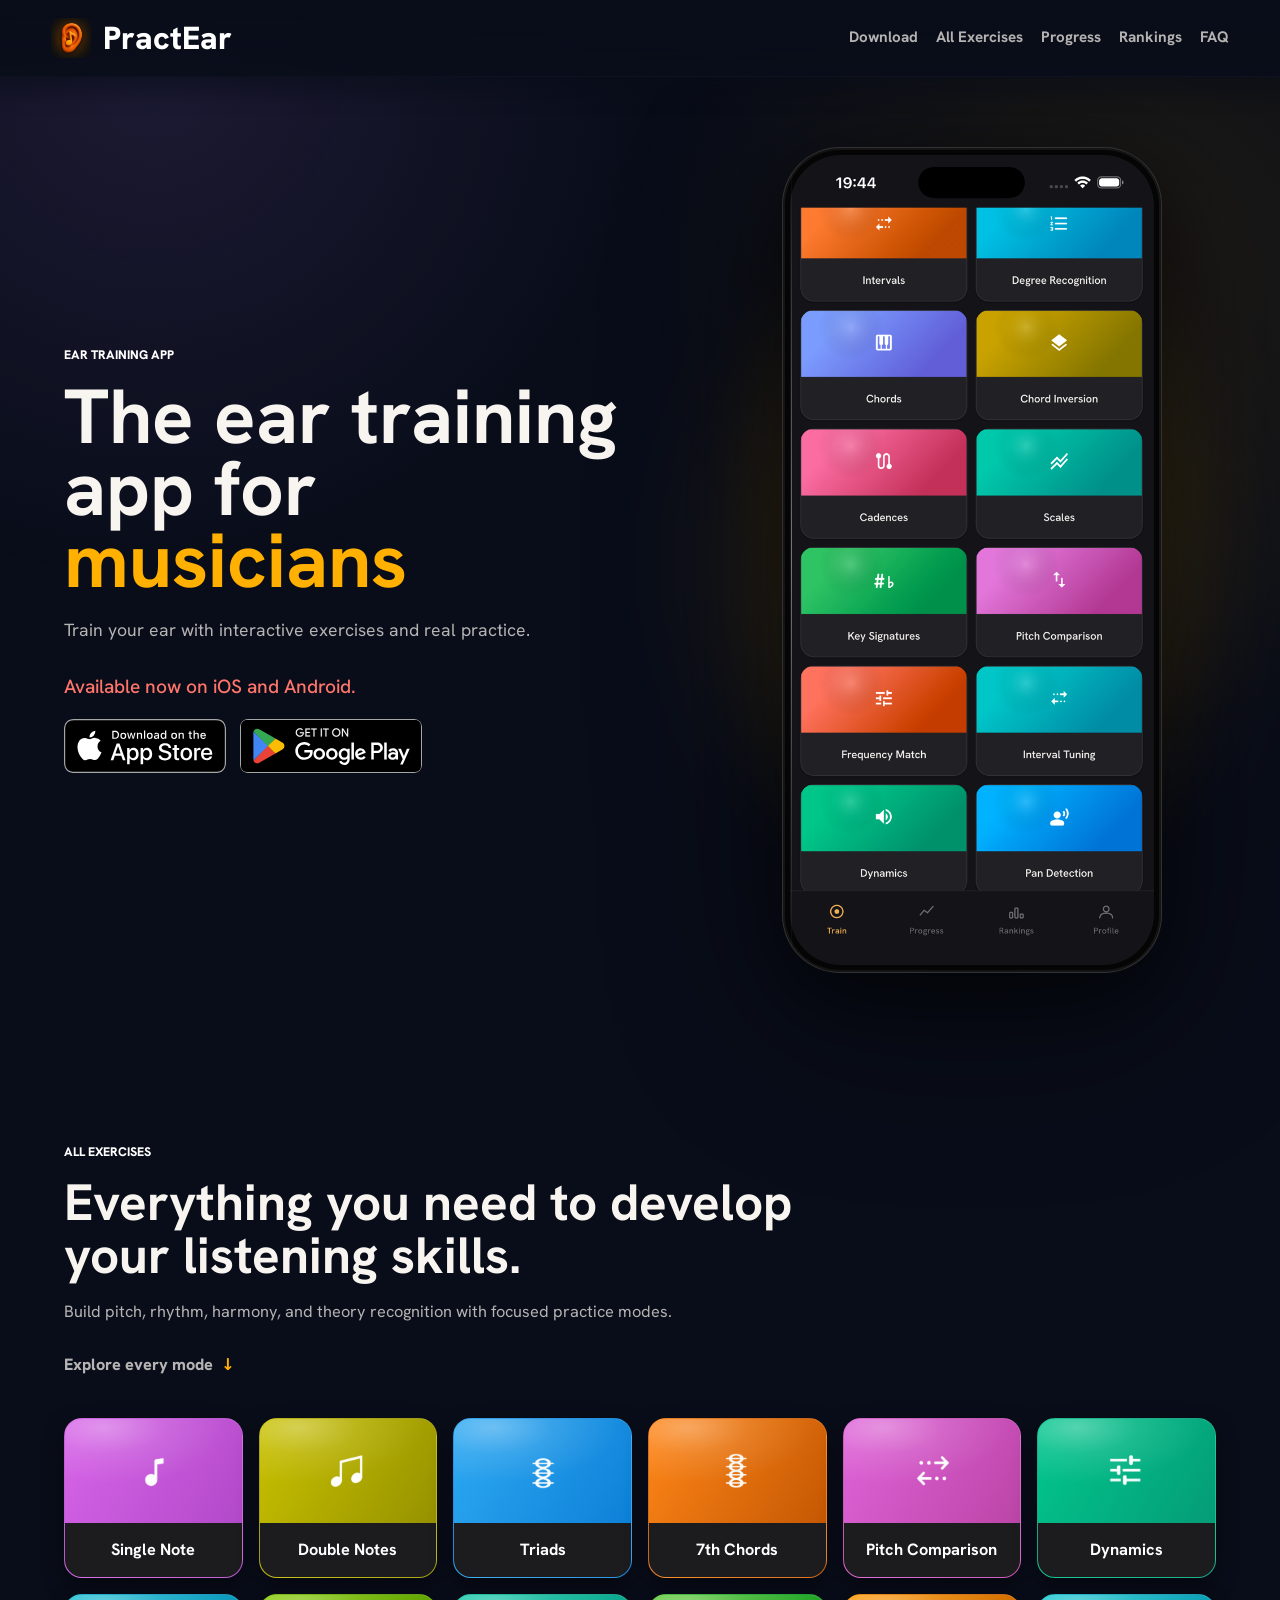
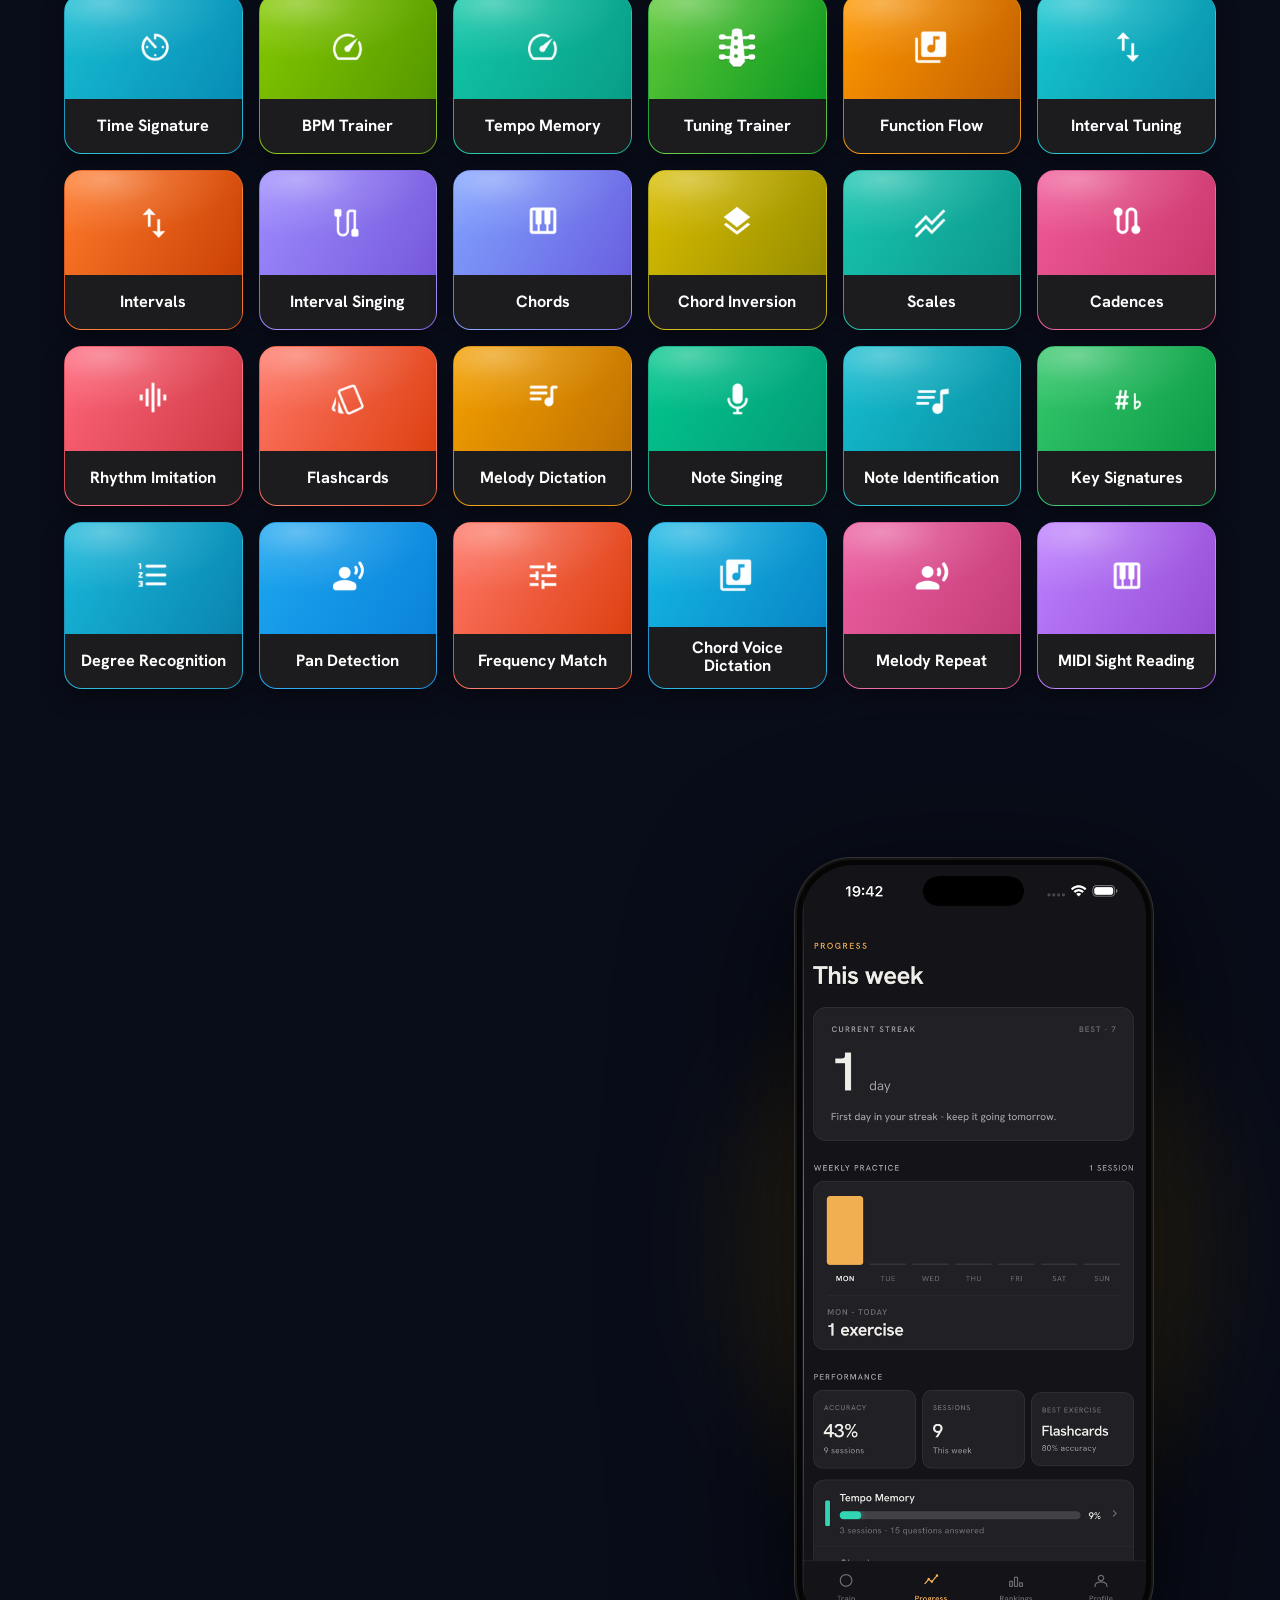
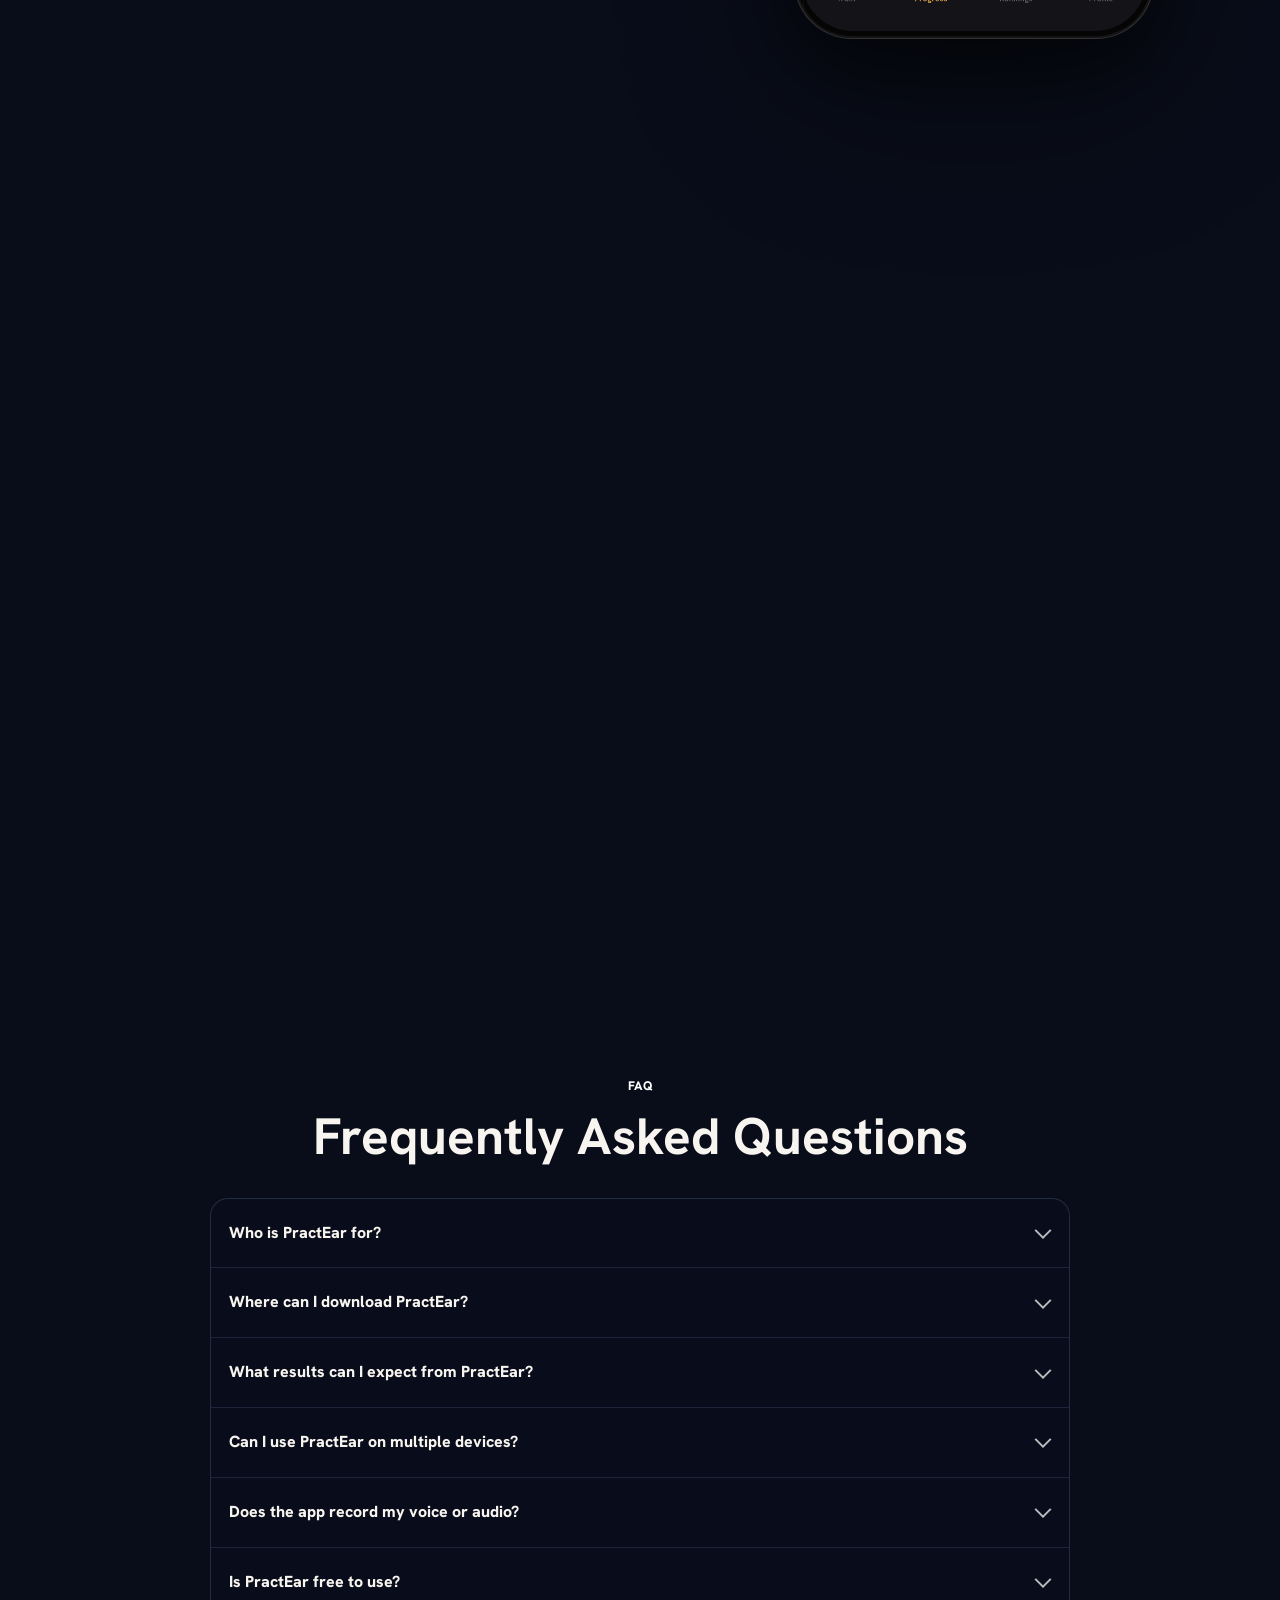
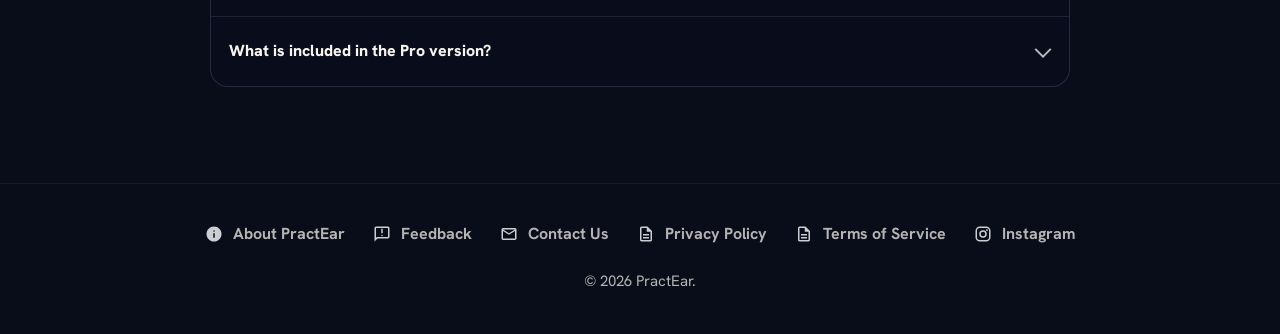
<file: index.html>
<!doctype html>
<html lang="en">
  <head>
    <meta charset="utf-8">
    <meta name="viewport" content="width=device-width, initial-scale=1">
    <meta
      name="description"
      content="PractEar is an ear training app for musicians with interactive exercises, progress tracking, and monthly rankings."
    >
    <meta name="theme-color" content="#090d19">
    <title>PractEar | Ear Training App for Musicians</title>
    <link rel="icon" href="assets/practear-logo.png">
    <link rel="apple-touch-icon" href="assets/practear-logo.png">
    <link rel="stylesheet" href="styles.css">
  </head>
  <body>
    <header class="site-header">
      <a class="brand" href="./" aria-label="PractEar home">
        <img src="assets/practear-logo.png" alt="" aria-hidden="true">
        <span>PractEar</span>
      </a>
      <nav class="nav-links" aria-label="Main navigation">
        <a href="#download">Download</a>
        <a href="#exercises">All Exercises</a>
        <a href="#progress">Progress</a>
        <a href="#leaderboard">Rankings</a>
        <a href="#faq">FAQ</a>
      </nav>
      <button class="menu-toggle" type="button" aria-label="Open menu" aria-expanded="false">
        <span></span>
        <span></span>
        <span></span>
      </button>
    </header>

    <div class="mobile-menu" hidden>
      <a href="#download">Download</a>
      <a href="#exercises">All Exercises</a>
      <a href="#progress">Progress</a>
      <a href="#leaderboard">Rankings</a>
      <a href="#faq">FAQ</a>
      <a href="about/">About</a>
      <a href="feedback/">Feedback</a>
    </div>

    <main>
      <section class="hero" id="download">
        <div class="hero-copy">
          <p class="eyebrow">Ear Training App</p>
          <h1>The ear training app for <span class="accent">musicians</span></h1>
          <p class="hero-lede">Train your ear with interactive exercises and real practice.</p>
          <p class="hero-download">Available now on iOS and Android.</p>
          <div class="hero-actions" aria-label="Store availability">
            <a class="store-link" href="https://apps.apple.com/us/app/practear-ear-training/id6780051605" target="_blank" rel="noopener noreferrer" aria-label="Download PractEar on the App Store">
              <img src="assets/app-store-badge.svg" alt="Download on the App Store">
            </a>
            <a class="store-link" href="https://play.google.com/store/apps/details?id=com.practear.app&pcampaignid=web_share" target="_blank" rel="noopener noreferrer" aria-label="Get PractEar on Google Play">
              <img src="assets/google-play-badge.svg" alt="Get it on Google Play">
            </a>
          </div>
        </div>
        <div class="hero-showcase" aria-hidden="true">
          <div class="phone-stage hero-phone-stage">
            <div class="phone-shell hero-phone-preview">
              <div class="phone-screen">
                <img class="phone-shot" src="assets/screen-exercises-1.png" alt="">
              </div>
            </div>
          </div>
        </div>
      </section>

      <section class="section" id="exercises">
        <div class="section-heading">
          <p class="eyebrow">All Exercises</p>
          <h2>Everything you need to develop your listening skills.</h2>
          <p>Build pitch, rhythm, harmony, and theory recognition with focused practice modes.</p>
          <p class="section-link">Explore every mode</p>
        </div>

        <div class="exercise-grid large" aria-label="PractEar exercise modes">
          <article class="exercise-card" style="--card-start: #d764e8; --card-end: #ad46c5"><img class="exercise-icon" src="assets/exercise-icons/single-note.png" alt=""><strong>Single Note</strong></article>
          <article class="exercise-card" style="--card-start: #c9c100; --card-end: #8f8c00"><img class="exercise-icon" src="assets/exercise-icons/double-notes.png" alt=""><strong>Double Notes</strong></article>
          <article class="exercise-card" style="--card-start: #2ea9f2; --card-end: #097bd4"><img class="exercise-icon" src="assets/exercise-icons/triads.png" alt=""><strong>Triads</strong></article>
          <article class="exercise-card" style="--card-start: #ff8618; --card-end: #bd5200"><img class="exercise-icon" src="assets/exercise-icons/seventh-chords.png" alt=""><strong>7th Chords</strong></article>
          <article class="exercise-card" style="--card-start: #df63d9; --card-end: #b741a0"><img class="exercise-icon" src="assets/exercise-icons/pitch-comparison.png" alt=""><strong>Pitch Comparison</strong></article>
          <article class="exercise-card" style="--card-start: #02c68d; --card-end: #059774"><img class="exercise-icon" src="assets/exercise-icons/dynamics.png" alt=""><strong>Dynamics</strong></article>
          <article class="exercise-card" style="--card-start: #18bdd2; --card-end: #0586b2"><img class="exercise-icon" src="assets/exercise-icons/time-signature.png" alt=""><strong>Time Signature</strong></article>
          <article class="exercise-card" style="--card-start: #84c900; --card-end: #4f9200"><img class="exercise-icon" src="assets/exercise-icons/bpm-trainer.png" alt=""><strong>BPM Trainer</strong></article>
          <article class="exercise-card" style="--card-start: #12c7a8; --card-end: #079882"><img class="exercise-icon" src="assets/exercise-icons/bpm-trainer.png" alt=""><strong>Tempo Memory</strong></article>
          <article class="exercise-card" style="--card-start: #5fc937; --card-end: #009220"><img class="exercise-icon raw-icon" src="assets/exercise-icons/tuning-trainer.png" alt=""><strong>Tuning Trainer</strong></article>
          <article class="exercise-card" style="--card-start: #ff9800; --card-end: #bb5900"><img class="exercise-icon" src="assets/exercise-icons/chord-voice-dictation.png" alt=""><strong>Function Flow</strong></article>
          <article class="exercise-card" style="--card-start: #16c6d0; --card-end: #078ca8"><img class="exercise-icon" src="assets/exercise-icons/intervals.png" alt=""><strong>Interval Tuning</strong></article>
          <article class="exercise-card" style="--card-start: #ff7a2b; --card-end: #c43a00"><img class="exercise-icon" src="assets/exercise-icons/intervals.png" alt=""><strong>Intervals</strong></article>
          <article class="exercise-card" style="--card-start: #9e8cff; --card-end: #7152d6"><img class="exercise-icon" src="assets/exercise-icons/interval-singing.png" alt=""><strong>Interval Singing</strong></article>
          <article class="exercise-card" style="--card-start: #80a3ff; --card-end: #6757dc"><img class="exercise-icon" src="assets/exercise-icons/chords.png" alt=""><strong>Chords</strong></article>
          <article class="exercise-card" style="--card-start: #d9bd00; --card-end: #8e8700"><img class="exercise-icon" src="assets/exercise-icons/chord-inversion.png" alt=""><strong>Chord Inversion</strong></article>
          <article class="exercise-card" style="--card-start: #18c5af; --card-end: #0b9188"><img class="exercise-icon" src="assets/exercise-icons/scales.png" alt=""><strong>Scales</strong></article>
          <article class="exercise-card" style="--card-start: #f15b98; --card-end: #c33367"><img class="exercise-icon" src="assets/exercise-icons/cadences.png" alt=""><strong>Cadences</strong></article>
          <article class="exercise-card" style="--card-start: #ff667b; --card-end: #c9343d"><img class="exercise-icon" src="assets/exercise-icons/rhythm-imitation.png" alt=""><strong>Rhythm Imitation</strong></article>
          <article class="exercise-card" style="--card-start: #ff7668; --card-end: #d93a05"><img class="exercise-icon" src="assets/exercise-icons/flashcards.png" alt=""><strong>Flashcards</strong></article>
          <article class="exercise-card" style="--card-start: #f4a000; --card-end: #b96c00"><img class="exercise-icon" src="assets/exercise-icons/melody-dictation.png" alt=""><strong>Melody Dictation</strong></article>
          <article class="exercise-card" style="--card-start: #02c68d; --card-end: #059774"><img class="exercise-icon" src="assets/exercise-icons/note-singing.png" alt=""><strong>Note Singing</strong></article>
          <article class="exercise-card" style="--card-start: #16bdd0; --card-end: #078a9c"><img class="exercise-icon" src="assets/exercise-icons/note-identification.png" alt=""><strong>Note Identification</strong></article>
          <article class="exercise-card" style="--card-start: #35c86b; --card-end: #079643"><img class="exercise-icon" src="assets/exercise-icons/key-signatures.png" alt=""><strong>Key Signatures</strong></article>
          <article class="exercise-card" style="--card-start: #18b8da; --card-end: #087eaa"><img class="exercise-icon" src="assets/exercise-icons/degree-recognition.png" alt=""><strong>Degree Recognition</strong></article>
          <article class="exercise-card" style="--card-start: #1ca7f0; --card-end: #097ed7"><img class="exercise-icon" src="assets/exercise-icons/pan-detection.png" alt=""><strong>Pan Detection</strong></article>
          <article class="exercise-card" style="--card-start: #ff7668; --card-end: #d93a05"><img class="exercise-icon" src="assets/exercise-icons/frequency-match.png" alt=""><strong>Frequency Match</strong></article>
          <article class="exercise-card" style="--card-start: #14b7e4; --card-end: #087fc2"><img class="exercise-icon" src="assets/exercise-icons/chord-voice-dictation.png" alt=""><strong>Chord Voice Dictation</strong></article>
          <article class="exercise-card" style="--card-start: #ed5fa2; --card-end: #bf3971"><img class="exercise-icon" src="assets/exercise-icons/melody-repeat.png" alt=""><strong>Melody Repeat</strong></article>
          <article class="exercise-card" style="--card-start: #bd80ff; --card-end: #9147d0"><img class="exercise-icon" src="assets/exercise-icons/midi-sight-reading.png" alt=""><strong>MIDI Sight Reading</strong></article>
        </div>
      </section>

      <section class="section progress-section" id="progress">
        <div class="section-heading">
          <p class="eyebrow">Progress</p>
          <h2>Track your progress as you train.</h2>
          <p>See your accuracy, improvement, and performance stats after each practice session.</p>
        </div>
        <div class="progress-visual">
          <div class="phone-stage">
            <div class="phone-shell progress-phone-preview">
              <div class="phone-screen">
                <img class="phone-shot" src="assets/screen-progress.png" alt="PractEar weekly progress screen preview">
              </div>
            </div>
          </div>
        </div>
      </section>

      <section class="section leaderboard-section" id="leaderboard">
        <div class="section-heading">
          <p class="eyebrow">Rankings</p>
          <h2>Climb the monthly <span class="accent">rankings</span>.</h2>
          <p>Join the monthly rankings, earn points, and climb the board.</p>
        </div>
        <div class="leaderboard-visual">
          <div class="phone-stage phone-stage-reverse">
            <div class="phone-shell leaderboard-phone-preview">
              <div class="phone-screen">
                <img class="phone-shot" src="assets/screen-rankings.png" alt="PractEar monthly rankings screen preview">
              </div>
            </div>
          </div>
        </div>
      </section>

      <section class="section faq-section" id="faq">
        <div class="section-heading centered">
          <p class="eyebrow">FAQ</p>
          <h2>Frequently Asked Questions</h2>
        </div>
        <div class="faq-list">
          <details>
            <summary>Who is PractEar for?</summary>
            <p>PractEar is designed for anyone who wants to improve their musical ear, from complete beginners to experienced musicians.</p>
          </details>
          <details>
            <summary>Where can I download PractEar?</summary>
            <p>PractEar will be available on the App Store and Google Play. Stay tuned for the official release.</p>
          </details>
          <details>
            <summary>What results can I expect from PractEar?</summary>
            <p>With consistent practice, you will improve your ability to recognize intervals, chords, scales, and rhythms.</p>
          </details>
          <details>
            <summary>Can I use PractEar on multiple devices?</summary>
            <p>Yes. When you sign in with the same account, your progress can be synced across multiple devices. Sync availability may vary depending on platform support.</p>
          </details>
          <details>
            <summary>Does the app record my voice or audio?</summary>
            <p>No. PractEar uses your microphone for real-time analysis during exercises, but no audio is recorded, stored, or shared.</p>
          </details>
          <details>
            <summary>Is PractEar free to use?</summary>
            <p>PractEar offers a free version with limited features. You can upgrade to Pro to unlock the full experience.</p>
          </details>
          <details>
            <summary>What is included in the Pro version?</summary>
            <p>The Pro version unlocks all exercises and allows unlimited practice sessions.</p>
          </details>
        </div>
      </section>
    </main>

    <footer class="site-footer">
      <div class="footer-links" aria-label="Footer navigation">
        <a class="footer-link" href="about/"><span class="footer-icon" aria-hidden="true"><svg xmlns="http://www.w3.org/2000/svg" viewBox="0 -960 960 960"><path d="M440-280h80v-240h-80v240Zm40-320q17 0 28.5-11.5T520-640q0-17-11.5-28.5T480-680q-17 0-28.5 11.5T440-640q0 17 11.5 28.5T480-600Zm0 520q-83 0-156-31.5T197-197q-54-54-85.5-127T80-480q0-83 31.5-156T197-763q54-54 127-85.5T480-880q83 0 156 31.5T763-763q54 54 85.5 127T880-480q0 83-31.5 156T763-197q-54 54-127 85.5T480-80Z"/></svg></span>About PractEar</a>
        <a class="footer-link" href="feedback/"><span class="footer-icon" aria-hidden="true"><svg xmlns="http://www.w3.org/2000/svg" viewBox="0 -960 960 960"><path d="M480-360q17 0 28.5-11.5T520-400q0-17-11.5-28.5T480-440q-17 0-28.5 11.5T440-400q0 17 11.5 28.5T480-360Zm-40-160h80v-240h-80v240ZM80-80v-720q0-33 23.5-56.5T160-880h640q33 0 56.5 23.5T880-800v480q0 33-23.5 56.5T800-240H240L80-80Zm126-240h594v-480H160v525l46-45Zm-46 0v-480 480Z"/></svg></span>Feedback</a>
        <a class="footer-link" href="support/"><span class="footer-icon" aria-hidden="true"><svg xmlns="http://www.w3.org/2000/svg" viewBox="0 -960 960 960"><path d="M160-160q-33 0-56.5-23.5T80-240v-480q0-33 23.5-56.5T160-800h640q33 0 56.5 23.5T880-720v480q0 33-23.5 56.5T800-160H160Zm320-280L160-640v400h640v-400L480-440Zm0-80 320-200H160l320 200ZM160-640v-80 480-400Z"/></svg></span>Contact Us</a>
        <a class="footer-link" href="privacy-policy/"><span class="footer-icon" aria-hidden="true"><svg xmlns="http://www.w3.org/2000/svg" viewBox="0 -960 960 960"><path d="M320-240h320v-80H320v80Zm0-160h320v-80H320v80ZM240-80q-33 0-56.5-23.5T160-160v-640q0-33 23.5-56.5T240-880h320l240 240v480q0 33-23.5 56.5T720-80H240Zm280-520v-200H240v640h480v-440H520ZM240-800v200-200 640-640Z"/></svg></span>Privacy Policy</a>
        <a class="footer-link" href="terms-of-service/"><span class="footer-icon" aria-hidden="true"><svg xmlns="http://www.w3.org/2000/svg" viewBox="0 -960 960 960"><path d="M320-240h320v-80H320v80Zm0-160h320v-80H320v80ZM240-80q-33 0-56.5-23.5T160-160v-640q0-33 23.5-56.5T240-880h320l240 240v480q0 33-23.5 56.5T720-80H240Zm280-520v-200H240v640h480v-440H520ZM240-800v200-200 640-640Z"/></svg></span>Terms of Service</a>
        <a class="footer-link" href="https://www.instagram.com/practear/" target="_blank" rel="noopener noreferrer" aria-label="PractEar on Instagram (opens in a new tab)"><span class="footer-icon" aria-hidden="true"><svg xmlns="http://www.w3.org/2000/svg" viewBox="0 0 24 24"><path d="M7.8 2h8.4A5.8 5.8 0 0 1 22 7.8v8.4a5.8 5.8 0 0 1-5.8 5.8H7.8A5.8 5.8 0 0 1 2 16.2V7.8A5.8 5.8 0 0 1 7.8 2Zm-.2 2A3.6 3.6 0 0 0 4 7.6v8.8A3.6 3.6 0 0 0 7.6 20h8.8a3.6 3.6 0 0 0 3.6-3.6V7.6A3.6 3.6 0 0 0 16.4 4H7.6Zm9.65 1.5a1.25 1.25 0 1 1 0 2.5 1.25 1.25 0 0 1 0-2.5ZM12 7a5 5 0 1 1 0 10 5 5 0 0 1 0-10Zm0 2a3 3 0 1 0 0 6 3 3 0 0 0 0-6Z"/></svg></span>Instagram</a>
      </div>
      <p class="copyright">© 2026 PractEar.</p>
    </footer>

    <script src="script.js"></script>
  </body>
</html>
</file>
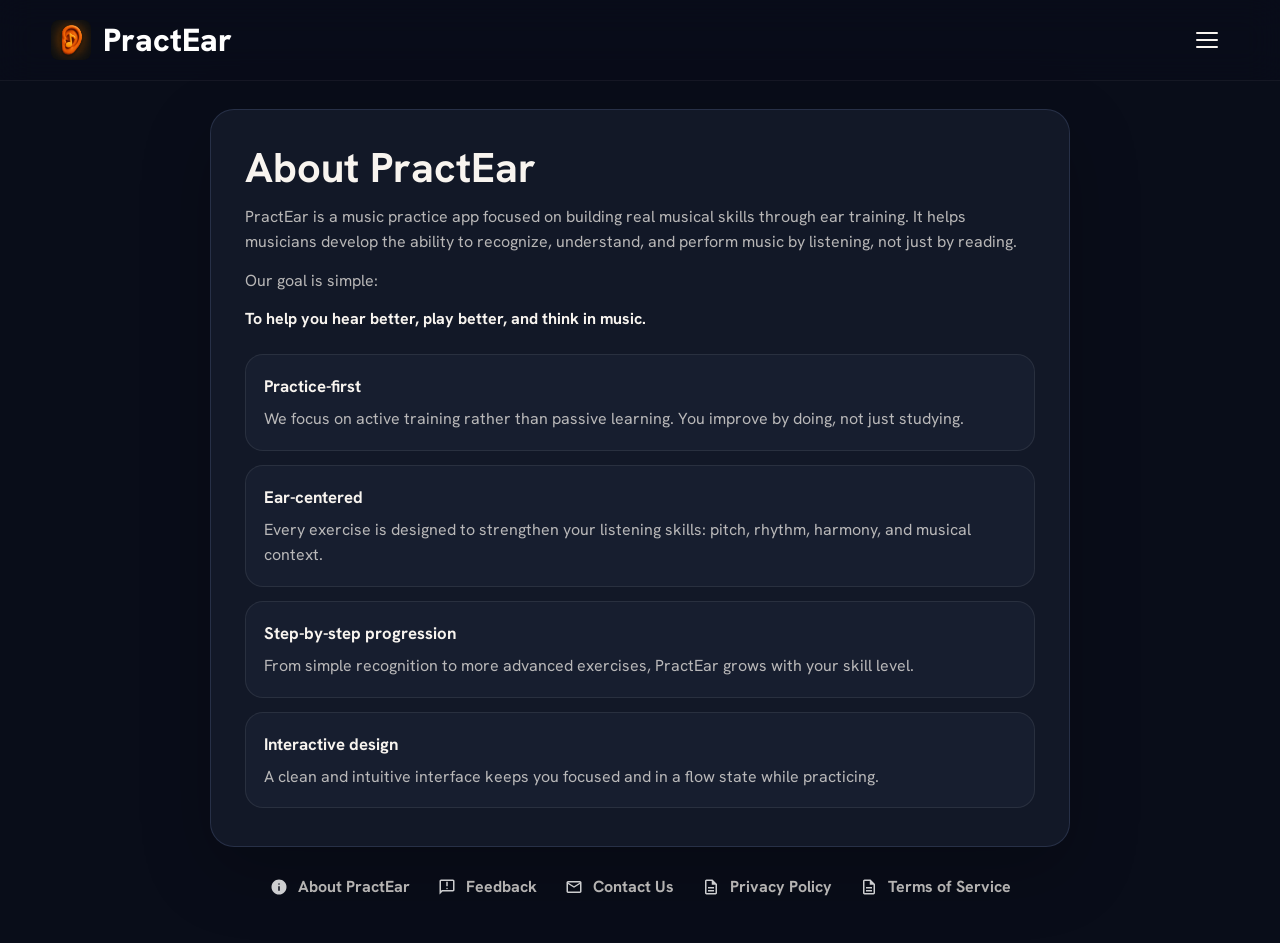
<file: about/index.html>
<!doctype html>
<html lang="en">
  <head>
    <meta charset="utf-8">
    <meta name="viewport" content="width=device-width, initial-scale=1">
    <meta name="theme-color" content="#090d19">
    <title>PractEar | About</title>
    <link rel="icon" href="../assets/practear-logo.png">
    <link rel="apple-touch-icon" href="../assets/practear-logo.png">
    <link rel="stylesheet" href="../styles.css">
  </head>
  <body>
    <main class="policy-page">
      <div class="subpage-shell">
        <header class="subpage-header">
          <a class="brand" href="../" aria-label="PractEar home">
            <img src="../assets/practear-logo.png" alt="" aria-hidden="true">
            <span>PractEar</span>
          </a>
          <button class="menu-toggle" type="button" aria-label="Open menu" aria-expanded="false">
            <span></span>
            <span></span>
            <span></span>
          </button>
        </header>
        <div class="mobile-menu" hidden>
          <a href="../">Home</a>
          <a href="../#download">Download</a>
          <a href="../#exercises">All Exercises</a>
          <a href="../#faq">FAQ</a>
          <a href="../about/">About</a>
          <a href="../feedback/">Feedback</a>
        </div>
      </div>

      <div class="policy-card about-card">
        <h1>About PractEar</h1>
        <p>PractEar is a music practice app focused on building real musical skills through ear training. It helps musicians develop the ability to recognize, understand, and perform music by listening, not just by reading.</p>
        <p>Our goal is simple:</p>
        <p><strong>To help you hear better, play better, and think in music.</strong></p>

        <div class="about-points">
          <article>
            <strong>Practice-first</strong>
            <p>We focus on active training rather than passive learning. You improve by doing, not just studying.</p>
          </article>
          <article>
            <strong>Ear-centered</strong>
            <p>Every exercise is designed to strengthen your listening skills: pitch, rhythm, harmony, and musical context.</p>
          </article>
          <article>
            <strong>Step-by-step progression</strong>
            <p>From simple recognition to more advanced exercises, PractEar grows with your skill level.</p>
          </article>
          <article>
            <strong>Interactive design</strong>
            <p>A clean and intuitive interface keeps you focused and in a flow state while practicing.</p>
          </article>
        </div>
      </div>

      <footer class="subpage-footer">
        <div class="footer-links" aria-label="Footer navigation">
          <a class="footer-link" href="../about/"><span class="footer-icon" aria-hidden="true"><svg xmlns="http://www.w3.org/2000/svg" viewBox="0 -960 960 960"><path d="M440-280h80v-240h-80v240Zm40-320q17 0 28.5-11.5T520-640q0-17-11.5-28.5T480-680q-17 0-28.5 11.5T440-640q0 17 11.5 28.5T480-600Zm0 520q-83 0-156-31.5T197-197q-54-54-85.5-127T80-480q0-83 31.5-156T197-763q54-54 127-85.5T480-880q83 0 156 31.5T763-763q54 54 85.5 127T880-480q0 83-31.5 156T763-197q-54 54-127 85.5T480-80Z"/></svg></span>About PractEar</a>
          <a class="footer-link" href="../feedback/"><span class="footer-icon" aria-hidden="true"><svg xmlns="http://www.w3.org/2000/svg" viewBox="0 -960 960 960"><path d="M480-360q17 0 28.5-11.5T520-400q0-17-11.5-28.5T480-440q-17 0-28.5 11.5T440-400q0 17 11.5 28.5T480-360Zm-40-160h80v-240h-80v240ZM80-80v-720q0-33 23.5-56.5T160-880h640q33 0 56.5 23.5T880-800v480q0 33-23.5 56.5T800-240H240L80-80Zm126-240h594v-480H160v525l46-45Zm-46 0v-480 480Z"/></svg></span>Feedback</a>
          <a class="footer-link" href="../support/"><span class="footer-icon" aria-hidden="true"><svg xmlns="http://www.w3.org/2000/svg" viewBox="0 -960 960 960"><path d="M160-160q-33 0-56.5-23.5T80-240v-480q0-33 23.5-56.5T160-800h640q33 0 56.5 23.5T880-720v480q0 33-23.5 56.5T800-160H160Zm320-280L160-640v400h640v-400L480-440Zm0-80 320-200H160l320 200ZM160-640v-80 480-400Z"/></svg></span>Contact Us</a>
          <a class="footer-link" href="../privacy-policy/"><span class="footer-icon" aria-hidden="true"><svg xmlns="http://www.w3.org/2000/svg" viewBox="0 -960 960 960"><path d="M320-240h320v-80H320v80Zm0-160h320v-80H320v80ZM240-80q-33 0-56.5-23.5T160-160v-640q0-33 23.5-56.5T240-880h320l240 240v480q0 33-23.5 56.5T720-80H240Zm280-520v-200H240v640h480v-440H520ZM240-800v200-200 640-640Z"/></svg></span>Privacy Policy</a>
          <a class="footer-link" href="../terms-of-service/"><span class="footer-icon" aria-hidden="true"><svg xmlns="http://www.w3.org/2000/svg" viewBox="0 -960 960 960"><path d="M320-240h320v-80H320v80Zm0-160h320v-80H320v80ZM240-80q-33 0-56.5-23.5T160-160v-640q0-33 23.5-56.5T240-880h320l240 240v480q0 33-23.5 56.5T720-80H240Zm280-520v-200H240v640h480v-440H520ZM240-800v200-200 640-640Z"/></svg></span>Terms of Service</a>
        </div>
      </footer>
    </main>
    <script src="../script.js"></script>
  </body>
</html>
</file>
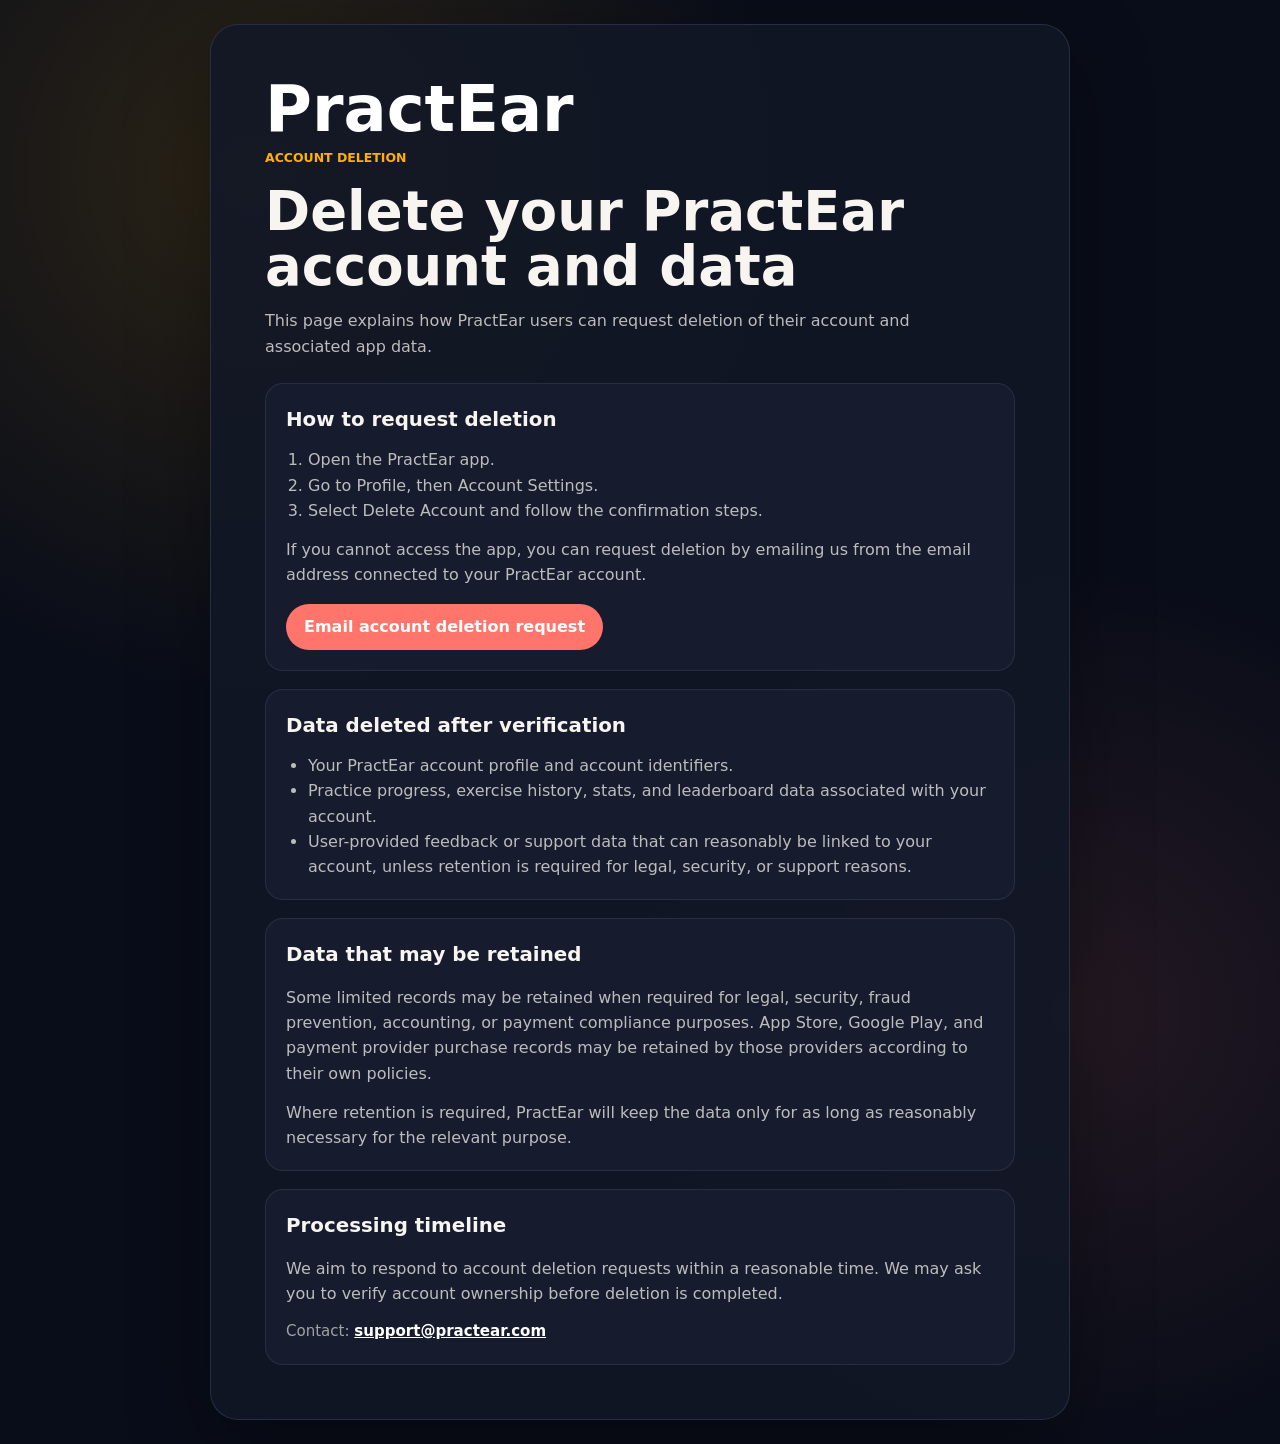
<file: account-deletion/index.html>
<!doctype html>
<html lang="en">
  <head>
    <meta charset="utf-8">
    <meta name="viewport" content="width=device-width, initial-scale=1">
    <meta
      name="description"
      content="How to request deletion of your PractEar account and associated app data."
    >
    <meta name="theme-color" content="#090d19">
    <title>PractEar | Account Deletion</title>
    <style>
      :root {
        --bg: #090d19;
        --surface: rgba(18, 24, 39, 0.86);
        --surface-2: rgba(23, 30, 47, 0.92);
        --line: rgba(132, 154, 214, 0.18);
        --text: #f8f4ef;
        --text-soft: rgba(248, 244, 239, 0.74);
        --accent: #ffb000;
        --accent-2: #ff756b;
      }

      * {
        box-sizing: border-box;
      }

      body {
        min-height: 100vh;
        margin: 0;
        background:
          radial-gradient(circle at 20% 12%, rgba(255, 176, 0, 0.14), transparent 32%),
          radial-gradient(circle at 84% 70%, rgba(255, 117, 107, 0.11), transparent 30%),
          var(--bg);
        color: var(--text);
        font-family: Inter, ui-sans-serif, system-ui, -apple-system, BlinkMacSystemFont, "Segoe UI", sans-serif;
        line-height: 1.58;
        padding: 24px;
      }

      main {
        width: min(100%, 860px);
        margin: 0 auto;
        padding: clamp(24px, 5vw, 54px);
        border: 1px solid var(--line);
        border-radius: 28px;
        background: var(--surface);
        box-shadow: 0 28px 80px rgba(0, 0, 0, 0.34);
      }

      .brand {
        margin: 0 0 8px;
        color: #fff;
        font-size: clamp(2rem, 7vw, 4rem);
        font-weight: 900;
        line-height: 0.95;
      }

      .eyebrow {
        margin: 0 0 16px;
        color: var(--accent);
        font-size: 0.78rem;
        font-weight: 900;
        letter-spacing: 0;
        text-transform: uppercase;
      }

      h1 {
        margin: 0;
        font-size: clamp(2rem, 5vw, 3.4rem);
        line-height: 1.02;
      }

      h2 {
        margin: 0 0 10px;
        font-size: 1.24rem;
      }

      p,
      li {
        color: var(--text-soft);
        font-size: 1rem;
      }

      p {
        margin: 14px 0 0;
      }

      a {
        color: #fff;
        font-weight: 800;
      }

      .intro {
        max-width: 680px;
        margin-bottom: 24px;
      }

      .section {
        margin-top: 18px;
        padding: 20px;
        border: 1px solid rgba(255, 255, 255, 0.08);
        border-radius: 18px;
        background: var(--surface-2);
      }

      ol,
      ul {
        margin: 12px 0 0;
        padding-left: 22px;
      }

      .mail-button {
        display: inline-flex;
        align-items: center;
        justify-content: center;
        min-height: 46px;
        margin-top: 16px;
        padding: 0 18px;
        border-radius: 999px;
        background: var(--accent-2);
        color: #fff;
        font-weight: 900;
        text-decoration: none;
      }

      .note {
        color: rgba(248, 244, 239, 0.62);
        font-size: 0.94rem;
      }

      @media (max-width: 560px) {
        body {
          padding: 16px;
        }

        main {
          border-radius: 22px;
        }

        .section {
          padding: 16px;
        }

        .mail-button {
          width: 100%;
        }
      }
    </style>
  </head>
  <body>
    <main aria-labelledby="account-deletion-title">
      <p class="brand">PractEar</p>
      <p class="eyebrow">Account Deletion</p>
      <h1 id="account-deletion-title">Delete your PractEar account and data</h1>
      <p class="intro">This page explains how PractEar users can request deletion of their account and associated app data.</p>

      <section class="section" aria-labelledby="request-title">
        <h2 id="request-title">How to request deletion</h2>
        <ol>
          <li>Open the PractEar app.</li>
          <li>Go to Profile, then Account Settings.</li>
          <li>Select Delete Account and follow the confirmation steps.</li>
        </ol>
        <p>If you cannot access the app, you can request deletion by emailing us from the email address connected to your PractEar account.</p>
        <a class="mail-button" href="mailto:support@practear.com?subject=PractEar%20Account%20Deletion%20Request">Email account deletion request</a>
      </section>

      <section class="section" aria-labelledby="deleted-title">
        <h2 id="deleted-title">Data deleted after verification</h2>
        <ul>
          <li>Your PractEar account profile and account identifiers.</li>
          <li>Practice progress, exercise history, stats, and leaderboard data associated with your account.</li>
          <li>User-provided feedback or support data that can reasonably be linked to your account, unless retention is required for legal, security, or support reasons.</li>
        </ul>
      </section>

      <section class="section" aria-labelledby="retained-title">
        <h2 id="retained-title">Data that may be retained</h2>
        <p>Some limited records may be retained when required for legal, security, fraud prevention, accounting, or payment compliance purposes. App Store, Google Play, and payment provider purchase records may be retained by those providers according to their own policies.</p>
        <p>Where retention is required, PractEar will keep the data only for as long as reasonably necessary for the relevant purpose.</p>
      </section>

      <section class="section" aria-labelledby="timeline-title">
        <h2 id="timeline-title">Processing timeline</h2>
        <p>We aim to respond to account deletion requests within a reasonable time. We may ask you to verify account ownership before deletion is completed.</p>
        <p class="note">Contact: <a href="mailto:support@practear.com">support@practear.com</a></p>
      </section>
    </main>
  </body>
</html>
</file>
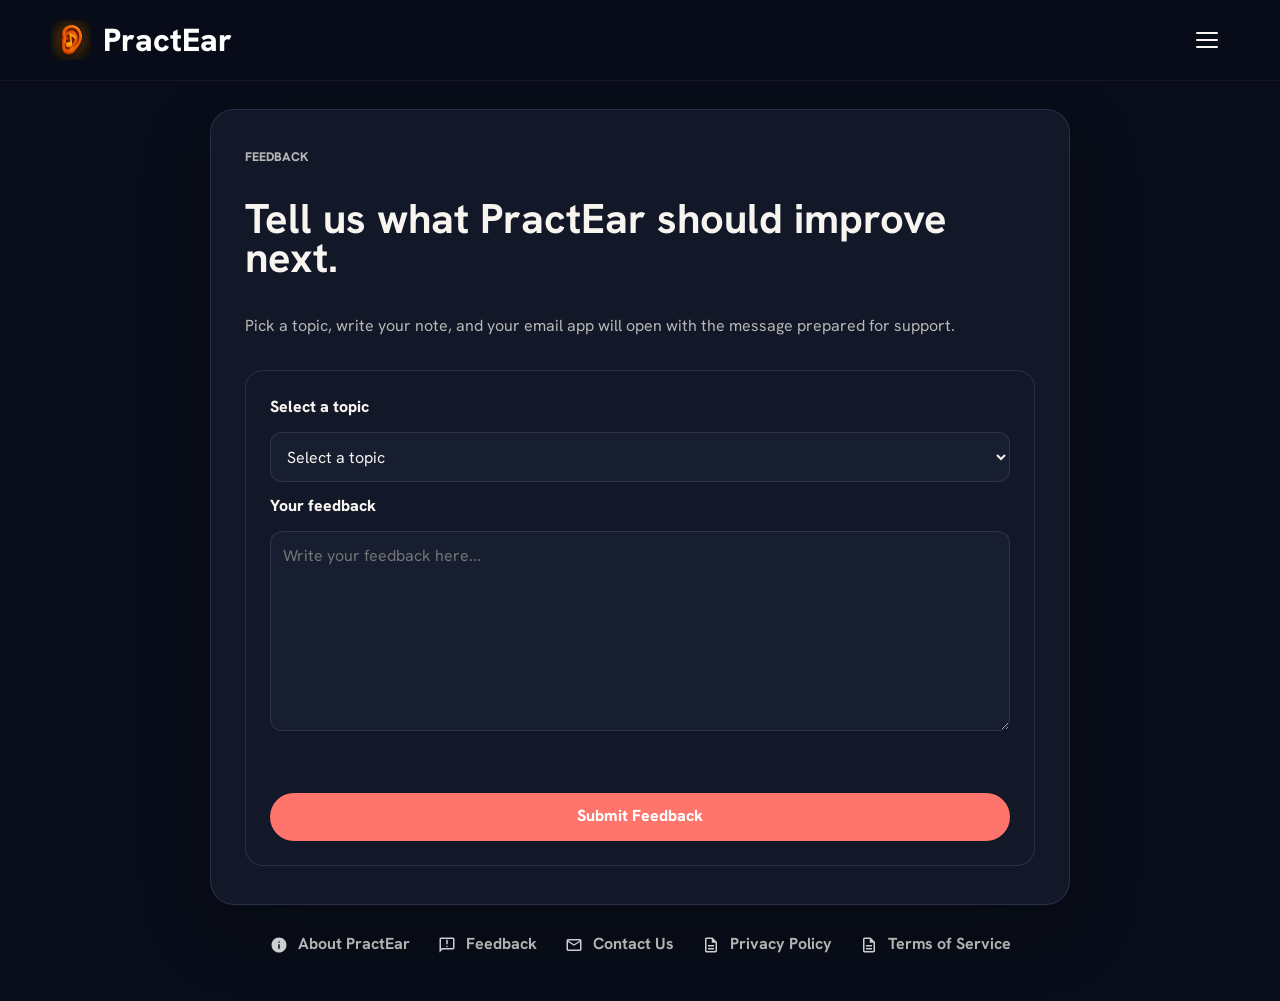
<file: feedback/index.html>
<!doctype html>
<html lang="en">
  <head>
    <meta charset="utf-8">
    <meta name="viewport" content="width=device-width, initial-scale=1">
    <meta name="theme-color" content="#090d19">
    <title>PractEar | Feedback</title>
    <link rel="icon" href="../assets/practear-logo.png">
    <link rel="apple-touch-icon" href="../assets/practear-logo.png">
    <link rel="stylesheet" href="../styles.css">
  </head>
  <body>
    <main class="policy-page">
      <div class="subpage-shell">
        <header class="subpage-header">
          <a class="brand" href="../" aria-label="PractEar home">
            <img src="../assets/practear-logo.png" alt="" aria-hidden="true">
            <span>PractEar</span>
          </a>
          <button class="menu-toggle" type="button" aria-label="Open menu" aria-expanded="false">
            <span></span>
            <span></span>
            <span></span>
          </button>
        </header>
        <div class="mobile-menu" hidden>
          <a href="../">Home</a>
          <a href="../#download">Download</a>
          <a href="../#exercises">All Exercises</a>
          <a href="../#faq">FAQ</a>
          <a href="../about/">About</a>
          <a href="../feedback/">Feedback</a>
        </div>
      </div>
      <div class="policy-card feedback-card">
        <p class="eyebrow">Feedback</p>
        <h1>Tell us what PractEar should improve next.</h1>
        <p>Pick a topic, write your note, and your email app will open with the message prepared for support.</p>

        <form class="feedback-form" id="feedback-form">
          <label for="topic">Select a topic</label>
          <select id="topic" name="topic" required>
            <option value="">Select a topic</option>
            <option value="Feature request">Feature request</option>
            <option value="Bug report">Bug report</option>
            <option value="Practice content">Practice content</option>
            <option value="App store question">App store question</option>
            <option value="Other">Other</option>
          </select>

          <label for="message">Your feedback</label>
          <textarea
            id="message"
            name="message"
            rows="7"
            placeholder="Write your feedback here..."
            required
          ></textarea>

          <p class="form-message" id="form-message" role="status" aria-live="polite"></p>
          <button class="primary-button" type="submit">Submit Feedback</button>
        </form>
      </div>
      <footer class="subpage-footer">
        <div class="footer-links" aria-label="Footer navigation">
          <a class="footer-link" href="../about/"><span class="footer-icon" aria-hidden="true"><svg xmlns="http://www.w3.org/2000/svg" viewBox="0 -960 960 960"><path d="M440-280h80v-240h-80v240Zm40-320q17 0 28.5-11.5T520-640q0-17-11.5-28.5T480-680q-17 0-28.5 11.5T440-640q0 17 11.5 28.5T480-600Zm0 520q-83 0-156-31.5T197-197q-54-54-85.5-127T80-480q0-83 31.5-156T197-763q54-54 127-85.5T480-880q83 0 156 31.5T763-763q54 54 85.5 127T880-480q0 83-31.5 156T763-197q-54 54-127 85.5T480-80Z"/></svg></span>About PractEar</a>
          <a class="footer-link" href="../feedback/"><span class="footer-icon" aria-hidden="true"><svg xmlns="http://www.w3.org/2000/svg" viewBox="0 -960 960 960"><path d="M480-360q17 0 28.5-11.5T520-400q0-17-11.5-28.5T480-440q-17 0-28.5 11.5T440-400q0 17 11.5 28.5T480-360Zm-40-160h80v-240h-80v240ZM80-80v-720q0-33 23.5-56.5T160-880h640q33 0 56.5 23.5T880-800v480q0 33-23.5 56.5T800-240H240L80-80Zm126-240h594v-480H160v525l46-45Zm-46 0v-480 480Z"/></svg></span>Feedback</a>
          <a class="footer-link" href="../support/"><span class="footer-icon" aria-hidden="true"><svg xmlns="http://www.w3.org/2000/svg" viewBox="0 -960 960 960"><path d="M160-160q-33 0-56.5-23.5T80-240v-480q0-33 23.5-56.5T160-800h640q33 0 56.5 23.5T880-720v480q0 33-23.5 56.5T800-160H160Zm320-280L160-640v400h640v-400L480-440Zm0-80 320-200H160l320 200ZM160-640v-80 480-400Z"/></svg></span>Contact Us</a>
          <a class="footer-link" href="../privacy-policy/"><span class="footer-icon" aria-hidden="true"><svg xmlns="http://www.w3.org/2000/svg" viewBox="0 -960 960 960"><path d="M320-240h320v-80H320v80Zm0-160h320v-80H320v80ZM240-80q-33 0-56.5-23.5T160-160v-640q0-33 23.5-56.5T240-880h320l240 240v480q0 33-23.5 56.5T720-80H240Zm280-520v-200H240v640h480v-440H520ZM240-800v200-200 640-640Z"/></svg></span>Privacy Policy</a>
          <a class="footer-link" href="../terms-of-service/"><span class="footer-icon" aria-hidden="true"><svg xmlns="http://www.w3.org/2000/svg" viewBox="0 -960 960 960"><path d="M320-240h320v-80H320v80Zm0-160h320v-80H320v80ZM240-80q-33 0-56.5-23.5T160-160v-640q0-33 23.5-56.5T240-880h320l240 240v480q0 33-23.5 56.5T720-80H240Zm280-520v-200H240v640h480v-440H520ZM240-800v200-200 640-640Z"/></svg></span>Terms of Service</a>
        </div>
      </footer>
    </main>
    <script src="../script.js"></script>
  </body>
</html>
</file>
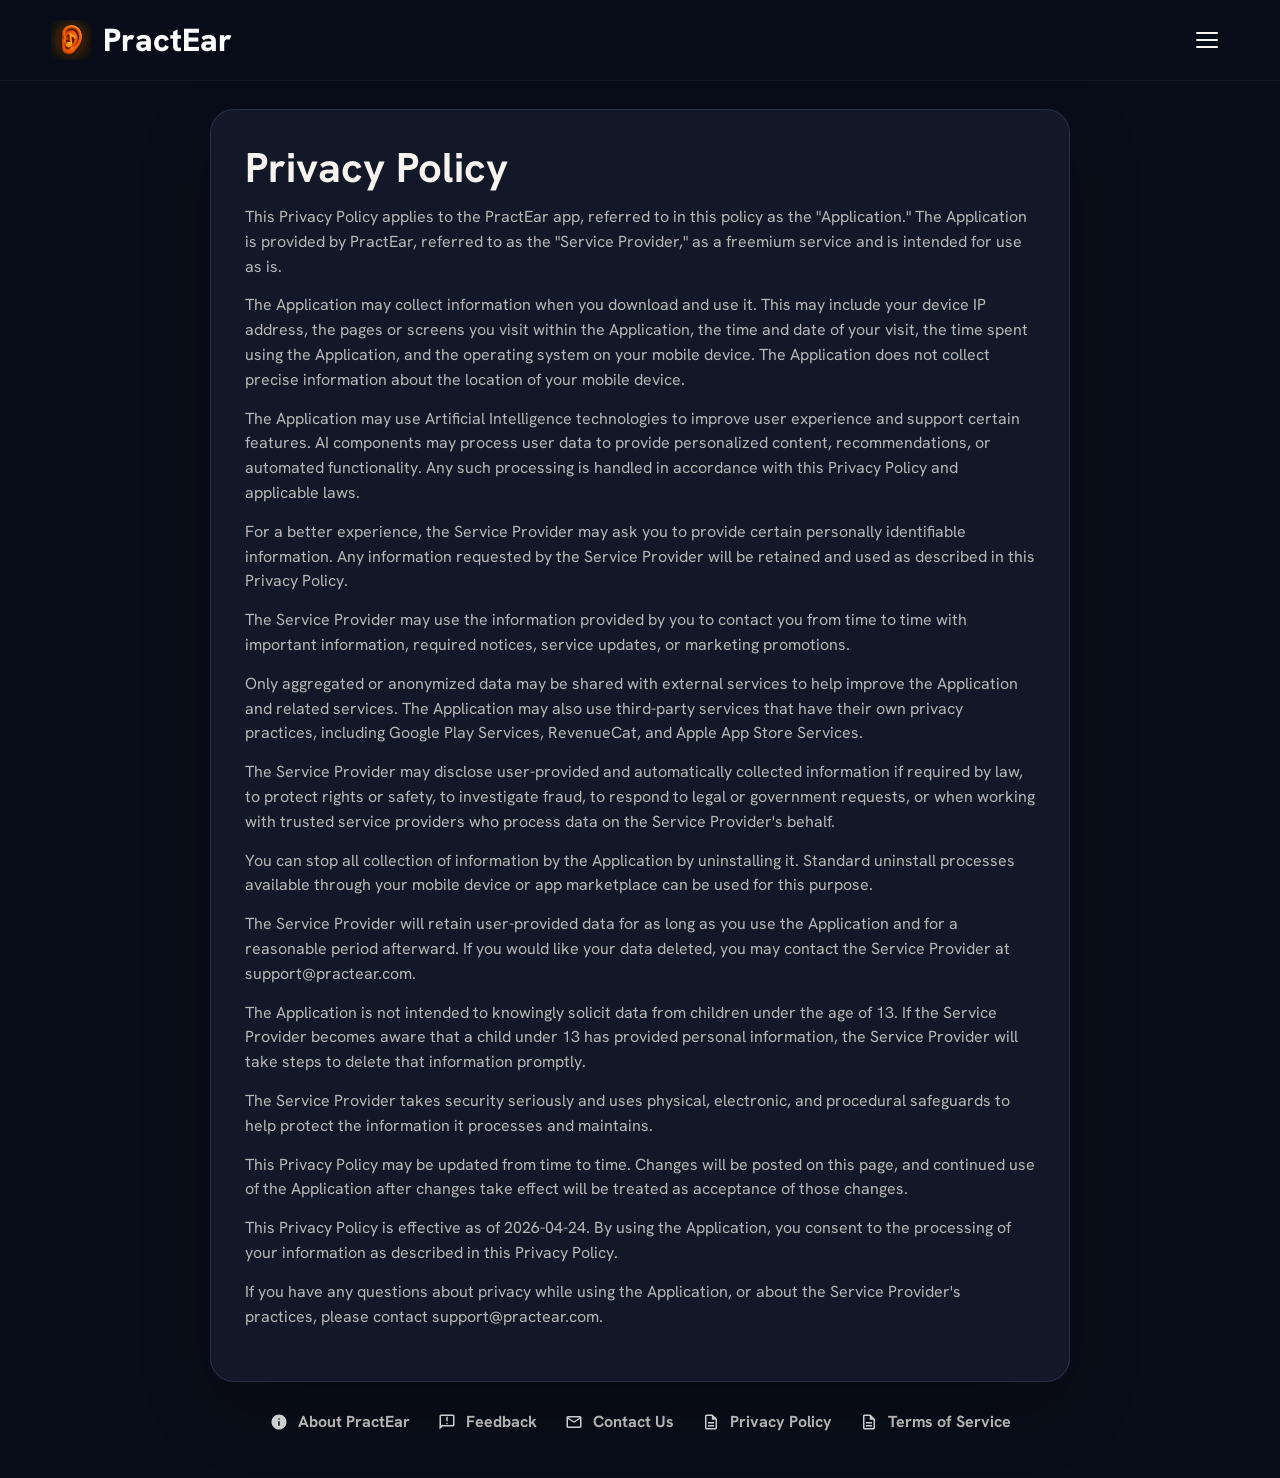
<file: privacy-policy/index.html>
<!doctype html>
<html lang="en">
  <head>
    <meta charset="utf-8">
    <meta name="viewport" content="width=device-width, initial-scale=1">
    <meta name="theme-color" content="#090d19">
    <title>PractEar | Privacy Policy</title>
    <link rel="icon" href="../assets/practear-logo.png">
    <link rel="apple-touch-icon" href="../assets/practear-logo.png">
    <link rel="stylesheet" href="../styles.css">
  </head>
  <body>
    <main class="policy-page">
      <div class="subpage-shell">
        <header class="subpage-header">
          <a class="brand" href="../" aria-label="PractEar home">
            <img src="../assets/practear-logo.png" alt="" aria-hidden="true">
            <span>PractEar</span>
          </a>
          <button class="menu-toggle" type="button" aria-label="Open menu" aria-expanded="false">
            <span></span>
            <span></span>
            <span></span>
          </button>
        </header>
        <div class="mobile-menu" hidden>
          <a href="../">Home</a>
          <a href="../#download">Download</a>
          <a href="../#exercises">All Exercises</a>
          <a href="../#faq">FAQ</a>
          <a href="../about/">About</a>
          <a href="../feedback/">Feedback</a>
        </div>
      </div>
      <div class="policy-card">
        <h1>Privacy Policy</h1>
        <p>This Privacy Policy applies to the PractEar app, referred to in this policy as the "Application." The Application is provided by PractEar, referred to as the "Service Provider," as a freemium service and is intended for use as is.</p>
        <p>The Application may collect information when you download and use it. This may include your device IP address, the pages or screens you visit within the Application, the time and date of your visit, the time spent using the Application, and the operating system on your mobile device. The Application does not collect precise information about the location of your mobile device.</p>
        <p>The Application may use Artificial Intelligence technologies to improve user experience and support certain features. AI components may process user data to provide personalized content, recommendations, or automated functionality. Any such processing is handled in accordance with this Privacy Policy and applicable laws.</p>
        <p>For a better experience, the Service Provider may ask you to provide certain personally identifiable information. Any information requested by the Service Provider will be retained and used as described in this Privacy Policy.</p>
        <p>The Service Provider may use the information provided by you to contact you from time to time with important information, required notices, service updates, or marketing promotions.</p>
        <p>Only aggregated or anonymized data may be shared with external services to help improve the Application and related services. The Application may also use third-party services that have their own privacy practices, including Google Play Services, RevenueCat, and Apple App Store Services.</p>
        <p>The Service Provider may disclose user-provided and automatically collected information if required by law, to protect rights or safety, to investigate fraud, to respond to legal or government requests, or when working with trusted service providers who process data on the Service Provider's behalf.</p>
        <p>You can stop all collection of information by the Application by uninstalling it. Standard uninstall processes available through your mobile device or app marketplace can be used for this purpose.</p>
        <p>The Service Provider will retain user-provided data for as long as you use the Application and for a reasonable period afterward. If you would like your data deleted, you may contact the Service Provider at support@practear.com.</p>
        <p>The Application is not intended to knowingly solicit data from children under the age of 13. If the Service Provider becomes aware that a child under 13 has provided personal information, the Service Provider will take steps to delete that information promptly.</p>
        <p>The Service Provider takes security seriously and uses physical, electronic, and procedural safeguards to help protect the information it processes and maintains.</p>
        <p>This Privacy Policy may be updated from time to time. Changes will be posted on this page, and continued use of the Application after changes take effect will be treated as acceptance of those changes.</p>
        <p>This Privacy Policy is effective as of 2026-04-24. By using the Application, you consent to the processing of your information as described in this Privacy Policy.</p>
        <p>If you have any questions about privacy while using the Application, or about the Service Provider's practices, please contact support@practear.com.</p>
      </div>
      <footer class="subpage-footer">
        <div class="footer-links" aria-label="Footer navigation">
          <a class="footer-link" href="../about/"><span class="footer-icon" aria-hidden="true"><svg xmlns="http://www.w3.org/2000/svg" viewBox="0 -960 960 960"><path d="M440-280h80v-240h-80v240Zm40-320q17 0 28.5-11.5T520-640q0-17-11.5-28.5T480-680q-17 0-28.5 11.5T440-640q0 17 11.5 28.5T480-600Zm0 520q-83 0-156-31.5T197-197q-54-54-85.5-127T80-480q0-83 31.5-156T197-763q54-54 127-85.5T480-880q83 0 156 31.5T763-763q54 54 85.5 127T880-480q0 83-31.5 156T763-197q-54 54-127 85.5T480-80Z"/></svg></span>About PractEar</a>
          <a class="footer-link" href="../feedback/"><span class="footer-icon" aria-hidden="true"><svg xmlns="http://www.w3.org/2000/svg" viewBox="0 -960 960 960"><path d="M480-360q17 0 28.5-11.5T520-400q0-17-11.5-28.5T480-440q-17 0-28.5 11.5T440-400q0 17 11.5 28.5T480-360Zm-40-160h80v-240h-80v240ZM80-80v-720q0-33 23.5-56.5T160-880h640q33 0 56.5 23.5T880-800v480q0 33-23.5 56.5T800-240H240L80-80Zm126-240h594v-480H160v525l46-45Zm-46 0v-480 480Z"/></svg></span>Feedback</a>
          <a class="footer-link" href="../support/"><span class="footer-icon" aria-hidden="true"><svg xmlns="http://www.w3.org/2000/svg" viewBox="0 -960 960 960"><path d="M160-160q-33 0-56.5-23.5T80-240v-480q0-33 23.5-56.5T160-800h640q33 0 56.5 23.5T880-720v480q0 33-23.5 56.5T800-160H160Zm320-280L160-640v400h640v-400L480-440Zm0-80 320-200H160l320 200ZM160-640v-80 480-400Z"/></svg></span>Contact Us</a>
          <a class="footer-link" href="../privacy-policy/"><span class="footer-icon" aria-hidden="true"><svg xmlns="http://www.w3.org/2000/svg" viewBox="0 -960 960 960"><path d="M320-240h320v-80H320v80Zm0-160h320v-80H320v80ZM240-80q-33 0-56.5-23.5T160-160v-640q0-33 23.5-56.5T240-880h320l240 240v480q0 33-23.5 56.5T720-80H240Zm280-520v-200H240v640h480v-440H520ZM240-800v200-200 640-640Z"/></svg></span>Privacy Policy</a>
          <a class="footer-link" href="../terms-of-service/"><span class="footer-icon" aria-hidden="true"><svg xmlns="http://www.w3.org/2000/svg" viewBox="0 -960 960 960"><path d="M320-240h320v-80H320v80Zm0-160h320v-80H320v80ZM240-80q-33 0-56.5-23.5T160-160v-640q0-33 23.5-56.5T240-880h320l240 240v480q0 33-23.5 56.5T720-80H240Zm280-520v-200H240v640h480v-440H520ZM240-800v200-200 640-640Z"/></svg></span>Terms of Service</a>
        </div>
      </footer>
    </main>
    <script src="../script.js"></script>
  </body>
</html>
</file>
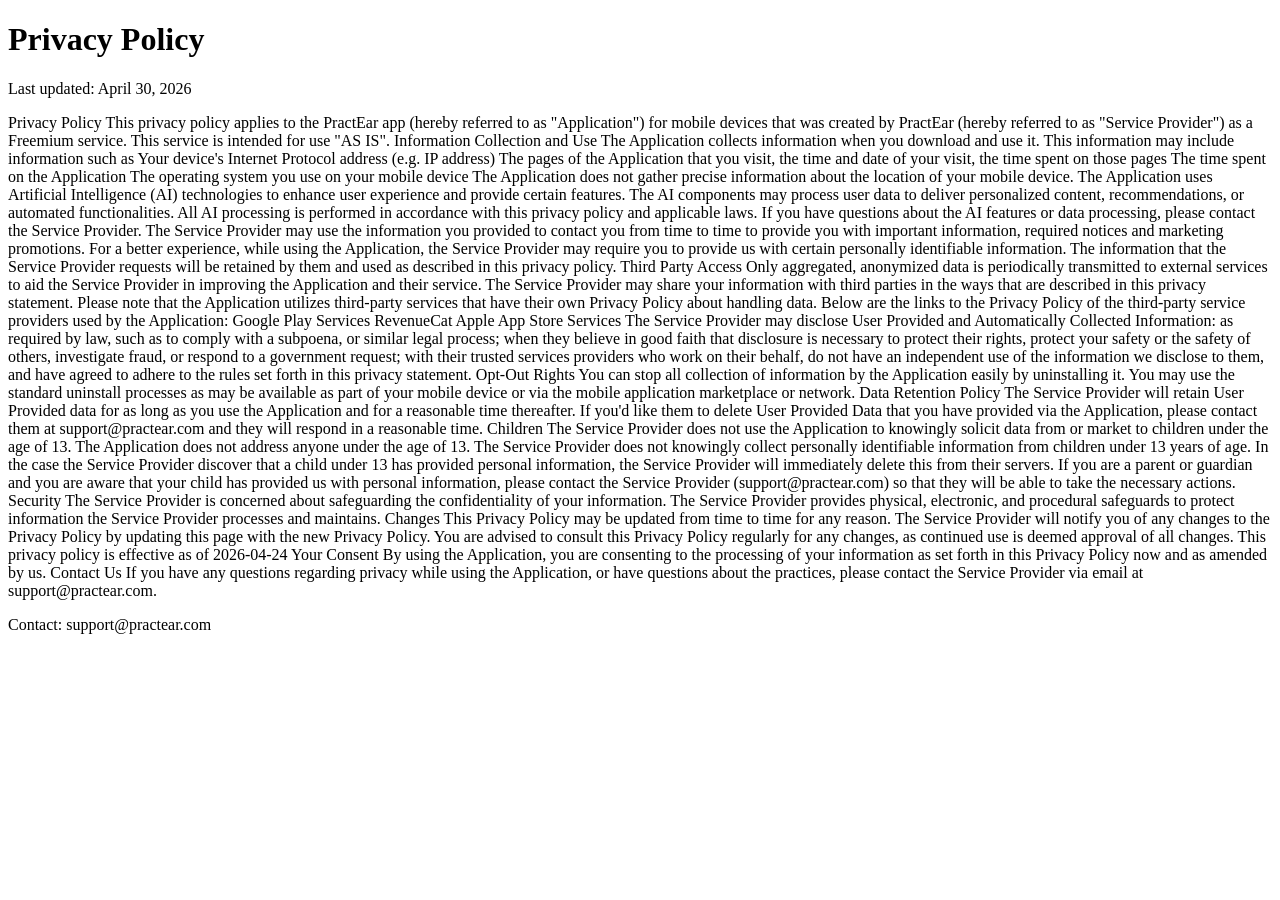
<file: privacy/index.html>
<!doctype html>
<html>
  <head>
    <meta charset="utf-8">
    <title>Privacy Policy - PractEar</title>
  </head>
  <body>
    <h1>Privacy Policy</h1>
    <p>Last updated: April 30, 2026</p>

    Privacy Policy
This privacy policy applies to the PractEar app (hereby referred to as "Application") for mobile devices that was created by PractEar (hereby referred to as "Service Provider") as a Freemium service. This service is intended for use "AS IS".


Information Collection and Use
The Application collects information when you download and use it. This information may include information such as

Your device's Internet Protocol address (e.g. IP address)
The pages of the Application that you visit, the time and date of your visit, the time spent on those pages
The time spent on the Application
The operating system you use on your mobile device

The Application does not gather precise information about the location of your mobile device.


The Application uses Artificial Intelligence (AI) technologies to enhance user experience and provide certain features. The AI components may process user data to deliver personalized content, recommendations, or automated functionalities. All AI processing is performed in accordance with this privacy policy and applicable laws. If you have questions about the AI features or data processing, please contact the Service Provider.


The Service Provider may use the information you provided to contact you from time to time to provide you with important information, required notices and marketing promotions.


For a better experience, while using the Application, the Service Provider may require you to provide us with certain personally identifiable information. The information that the Service Provider requests will be retained by them and used as described in this privacy policy.


Third Party Access
Only aggregated, anonymized data is periodically transmitted to external services to aid the Service Provider in improving the Application and their service. The Service Provider may share your information with third parties in the ways that are described in this privacy statement.


Please note that the Application utilizes third-party services that have their own Privacy Policy about handling data. Below are the links to the Privacy Policy of the third-party service providers used by the Application:

Google Play Services
RevenueCat
Apple App Store Services

The Service Provider may disclose User Provided and Automatically Collected Information:

as required by law, such as to comply with a subpoena, or similar legal process;
when they believe in good faith that disclosure is necessary to protect their rights, protect your safety or the safety of others, investigate fraud, or respond to a government request;
with their trusted services providers who work on their behalf, do not have an independent use of the information we disclose to them, and have agreed to adhere to the rules set forth in this privacy statement.

Opt-Out Rights
You can stop all collection of information by the Application easily by uninstalling it. You may use the standard uninstall processes as may be available as part of your mobile device or via the mobile application marketplace or network.


Data Retention Policy
The Service Provider will retain User Provided data for as long as you use the Application and for a reasonable time thereafter. If you'd like them to delete User Provided Data that you have provided via the Application, please contact them at support@practear.com and they will respond in a reasonable time.


Children
The Service Provider does not use the Application to knowingly solicit data from or market to children under the age of 13.


The Application does not address anyone under the age of 13. The Service Provider does not knowingly collect personally identifiable information from children under 13 years of age. In the case the Service Provider discover that a child under 13 has provided personal information, the Service Provider will immediately delete this from their servers. If you are a parent or guardian and you are aware that your child has provided us with personal information, please contact the Service Provider (support@practear.com) so that they will be able to take the necessary actions.


Security
The Service Provider is concerned about safeguarding the confidentiality of your information. The Service Provider provides physical, electronic, and procedural safeguards to protect information the Service Provider processes and maintains.


Changes
This Privacy Policy may be updated from time to time for any reason. The Service Provider will notify you of any changes to the Privacy Policy by updating this page with the new Privacy Policy. You are advised to consult this Privacy Policy regularly for any changes, as continued use is deemed approval of all changes.


This privacy policy is effective as of 2026-04-24


Your Consent
By using the Application, you are consenting to the processing of your information as set forth in this Privacy Policy now and as amended by us.


Contact Us
If you have any questions regarding privacy while using the Application, or have questions about the practices, please contact the Service Provider via email at support@practear.com.

    <p>Contact: support@practear.com</p>
  </body>
</html>
</file>
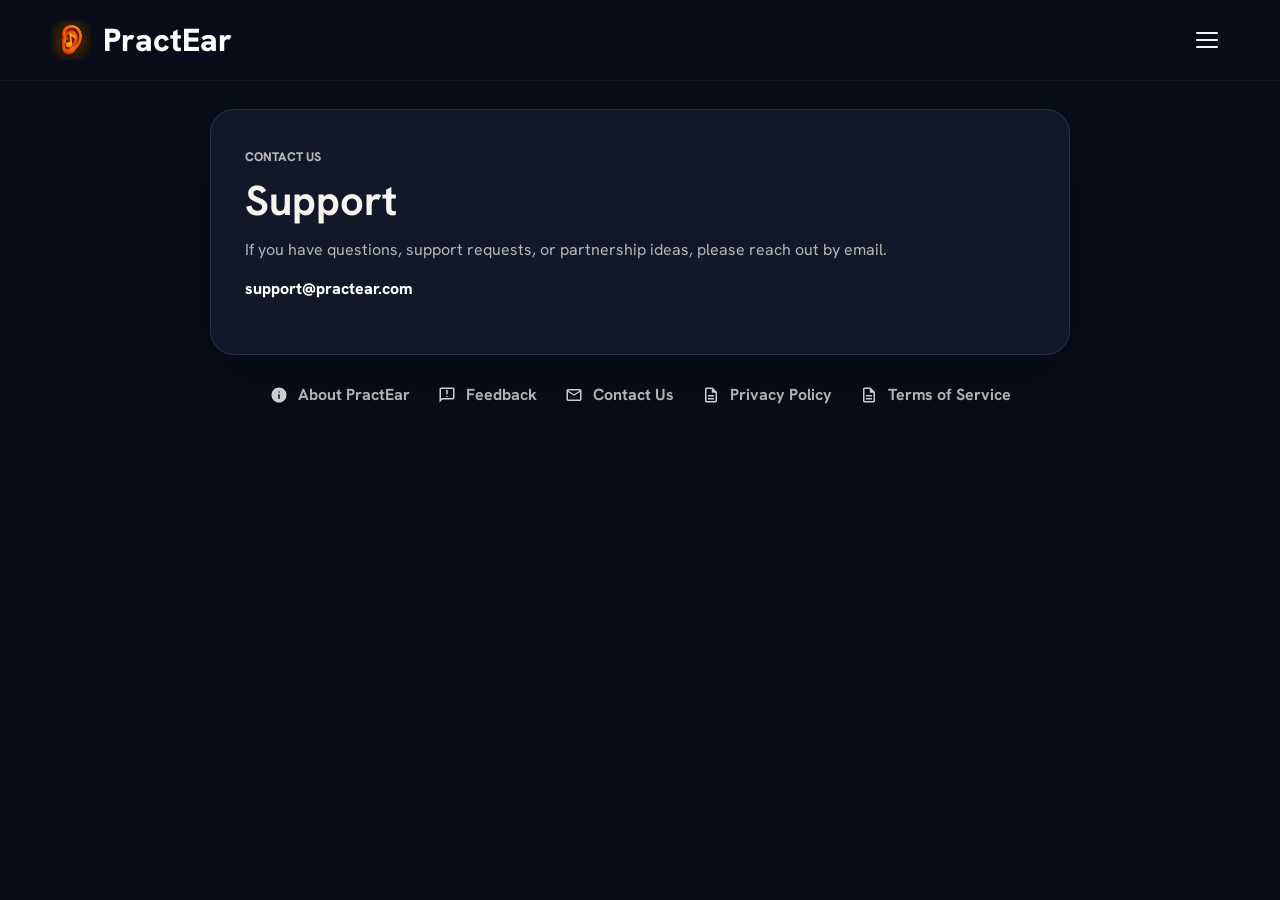
<file: support/index.html>
<!doctype html>
<html lang="en">
  <head>
    <meta charset="utf-8">
    <meta name="viewport" content="width=device-width, initial-scale=1">
    <meta name="theme-color" content="#090d19">
    <title>PractEar | Support</title>
    <link rel="icon" href="../assets/practear-logo.png">
    <link rel="apple-touch-icon" href="../assets/practear-logo.png">
    <link rel="stylesheet" href="../styles.css">
  </head>
  <body>
    <main class="policy-page">
      <div class="subpage-shell">
        <header class="subpage-header">
          <a class="brand" href="../" aria-label="PractEar home">
            <img src="../assets/practear-logo.png" alt="" aria-hidden="true">
            <span>PractEar</span>
          </a>
          <button class="menu-toggle" type="button" aria-label="Open menu" aria-expanded="false">
            <span></span>
            <span></span>
            <span></span>
          </button>
        </header>
        <div class="mobile-menu" hidden>
          <a href="../">Home</a>
          <a href="../#download">Download</a>
          <a href="../#exercises">All Exercises</a>
          <a href="../#faq">FAQ</a>
          <a href="../about/">About</a>
          <a href="../feedback/">Feedback</a>
        </div>
      </div>
      <div class="policy-card">
        <p class="eyebrow">Contact Us</p>
        <h1>Support</h1>
        <p>If you have questions, support requests, or partnership ideas, please reach out by email.</p>
        <p><a class="policy-link" href="mailto:support@practear.com">support@practear.com</a></p>
      </div>
      <footer class="subpage-footer support-footer">
        <div class="footer-links" aria-label="Footer navigation">
          <a class="footer-link" href="../about/"><span class="footer-icon" aria-hidden="true"><svg xmlns="http://www.w3.org/2000/svg" viewBox="0 -960 960 960"><path d="M440-280h80v-240h-80v240Zm40-320q17 0 28.5-11.5T520-640q0-17-11.5-28.5T480-680q-17 0-28.5 11.5T440-640q0 17 11.5 28.5T480-600Zm0 520q-83 0-156-31.5T197-197q-54-54-85.5-127T80-480q0-83 31.5-156T197-763q54-54 127-85.5T480-880q83 0 156 31.5T763-763q54 54 85.5 127T880-480q0 83-31.5 156T763-197q-54 54-127 85.5T480-80Z"/></svg></span>About PractEar</a>
          <a class="footer-link" href="../feedback/"><span class="footer-icon" aria-hidden="true"><svg xmlns="http://www.w3.org/2000/svg" viewBox="0 -960 960 960"><path d="M480-360q17 0 28.5-11.5T520-400q0-17-11.5-28.5T480-440q-17 0-28.5 11.5T440-400q0 17 11.5 28.5T480-360Zm-40-160h80v-240h-80v240ZM80-80v-720q0-33 23.5-56.5T160-880h640q33 0 56.5 23.5T880-800v480q0 33-23.5 56.5T800-240H240L80-80Zm126-240h594v-480H160v525l46-45Zm-46 0v-480 480Z"/></svg></span>Feedback</a>
          <a class="footer-link" href="../support/"><span class="footer-icon" aria-hidden="true"><svg xmlns="http://www.w3.org/2000/svg" viewBox="0 -960 960 960"><path d="M160-160q-33 0-56.5-23.5T80-240v-480q0-33 23.5-56.5T160-800h640q33 0 56.5 23.5T880-720v480q0 33-23.5 56.5T800-160H160Zm320-280L160-640v400h640v-400L480-440Zm0-80 320-200H160l320 200ZM160-640v-80 480-400Z"/></svg></span>Contact Us</a>
          <a class="footer-link" href="../privacy-policy/"><span class="footer-icon" aria-hidden="true"><svg xmlns="http://www.w3.org/2000/svg" viewBox="0 -960 960 960"><path d="M320-240h320v-80H320v80Zm0-160h320v-80H320v80ZM240-80q-33 0-56.5-23.5T160-160v-640q0-33 23.5-56.5T240-880h320l240 240v480q0 33-23.5 56.5T720-80H240Zm280-520v-200H240v640h480v-440H520ZM240-800v200-200 640-640Z"/></svg></span>Privacy Policy</a>
          <a class="footer-link" href="../terms-of-service/"><span class="footer-icon" aria-hidden="true"><svg xmlns="http://www.w3.org/2000/svg" viewBox="0 -960 960 960"><path d="M320-240h320v-80H320v80Zm0-160h320v-80H320v80ZM240-80q-33 0-56.5-23.5T160-160v-640q0-33 23.5-56.5T240-880h320l240 240v480q0 33-23.5 56.5T720-80H240Zm280-520v-200H240v640h480v-440H520ZM240-800v200-200 640-640Z"/></svg></span>Terms of Service</a>
        </div>
      </footer>
    </main>
    <script src="../script.js"></script>
  </body>
</html>
</file>
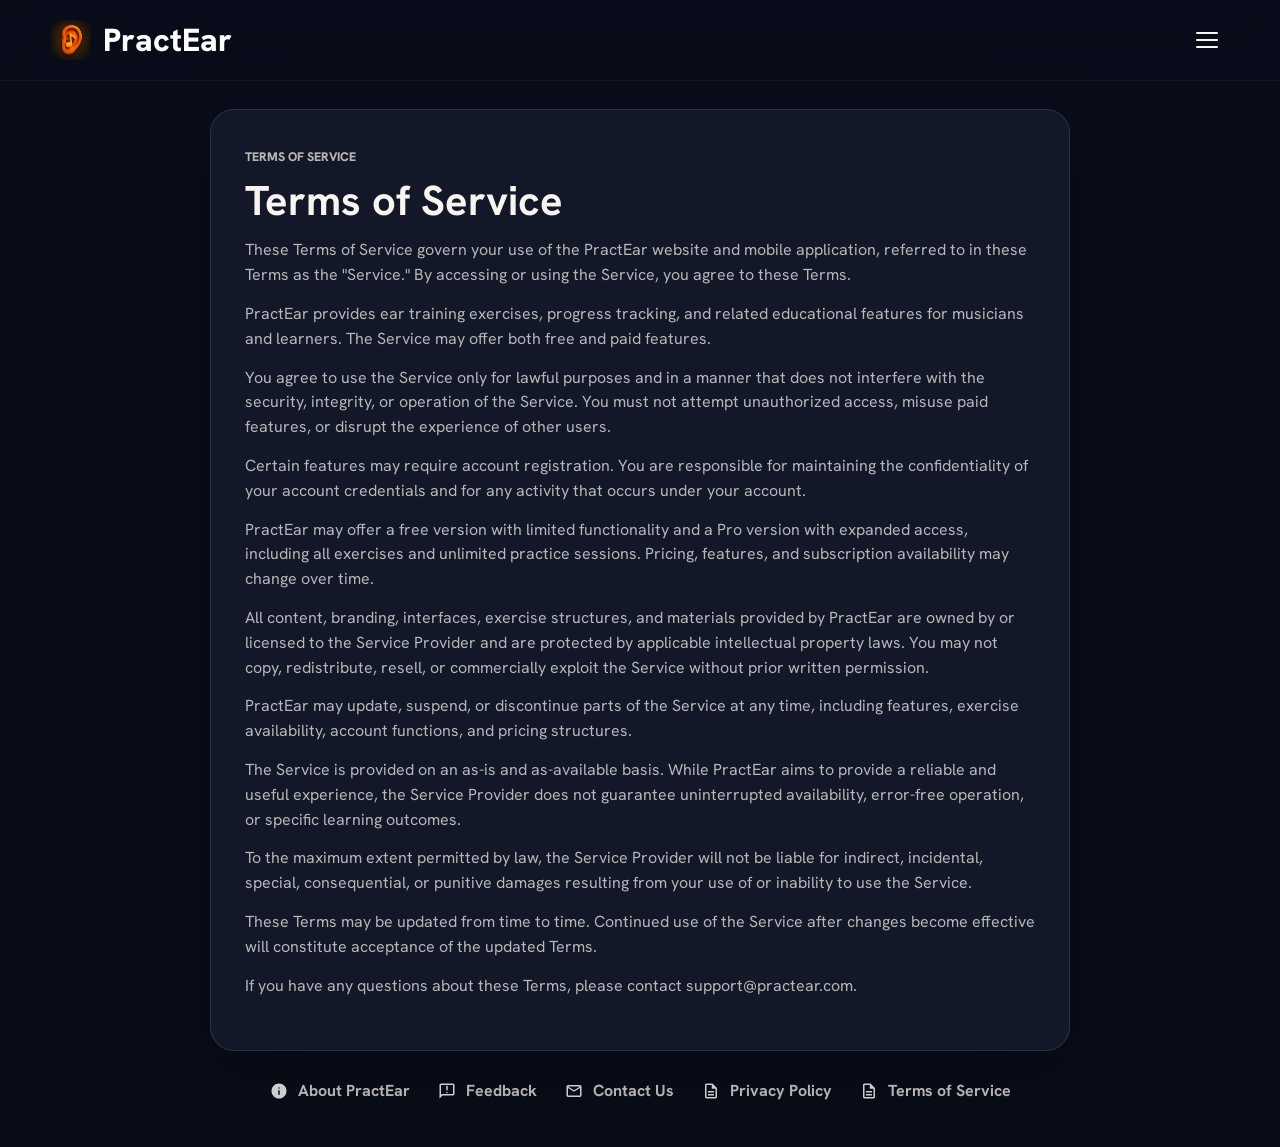
<file: terms-of-service/index.html>
<!doctype html>
<html lang="en">
  <head>
    <meta charset="utf-8">
    <meta name="viewport" content="width=device-width, initial-scale=1">
    <meta name="theme-color" content="#090d19">
    <title>PractEar | Terms of Service</title>
    <link rel="icon" href="../assets/practear-logo.png">
    <link rel="apple-touch-icon" href="../assets/practear-logo.png">
    <link rel="stylesheet" href="../styles.css">
  </head>
  <body>
    <main class="policy-page">
      <div class="subpage-shell">
        <header class="subpage-header">
          <a class="brand" href="../" aria-label="PractEar home">
            <img src="../assets/practear-logo.png" alt="" aria-hidden="true">
            <span>PractEar</span>
          </a>
          <button class="menu-toggle" type="button" aria-label="Open menu" aria-expanded="false">
            <span></span>
            <span></span>
            <span></span>
          </button>
        </header>
        <div class="mobile-menu" hidden>
          <a href="../">Home</a>
          <a href="../#download">Download</a>
          <a href="../#exercises">All Exercises</a>
          <a href="../#faq">FAQ</a>
          <a href="../about/">About</a>
          <a href="../feedback/">Feedback</a>
        </div>
      </div>
      <div class="policy-card">
        <p class="eyebrow">Terms of Service</p>
        <h1>Terms of Service</h1>
        <p>These Terms of Service govern your use of the PractEar website and mobile application, referred to in these Terms as the "Service." By accessing or using the Service, you agree to these Terms.</p>
        <p>PractEar provides ear training exercises, progress tracking, and related educational features for musicians and learners. The Service may offer both free and paid features.</p>
        <p>You agree to use the Service only for lawful purposes and in a manner that does not interfere with the security, integrity, or operation of the Service. You must not attempt unauthorized access, misuse paid features, or disrupt the experience of other users.</p>
        <p>Certain features may require account registration. You are responsible for maintaining the confidentiality of your account credentials and for any activity that occurs under your account.</p>
        <p>PractEar may offer a free version with limited functionality and a Pro version with expanded access, including all exercises and unlimited practice sessions. Pricing, features, and subscription availability may change over time.</p>
        <p>All content, branding, interfaces, exercise structures, and materials provided by PractEar are owned by or licensed to the Service Provider and are protected by applicable intellectual property laws. You may not copy, redistribute, resell, or commercially exploit the Service without prior written permission.</p>
        <p>PractEar may update, suspend, or discontinue parts of the Service at any time, including features, exercise availability, account functions, and pricing structures.</p>
        <p>The Service is provided on an as-is and as-available basis. While PractEar aims to provide a reliable and useful experience, the Service Provider does not guarantee uninterrupted availability, error-free operation, or specific learning outcomes.</p>
        <p>To the maximum extent permitted by law, the Service Provider will not be liable for indirect, incidental, special, consequential, or punitive damages resulting from your use of or inability to use the Service.</p>
        <p>These Terms may be updated from time to time. Continued use of the Service after changes become effective will constitute acceptance of the updated Terms.</p>
        <p>If you have any questions about these Terms, please contact support@practear.com.</p>
      </div>
      <footer class="subpage-footer">
        <div class="footer-links" aria-label="Footer navigation">
          <a class="footer-link" href="../about/"><span class="footer-icon" aria-hidden="true"><svg xmlns="http://www.w3.org/2000/svg" viewBox="0 -960 960 960"><path d="M440-280h80v-240h-80v240Zm40-320q17 0 28.5-11.5T520-640q0-17-11.5-28.5T480-680q-17 0-28.5 11.5T440-640q0 17 11.5 28.5T480-600Zm0 520q-83 0-156-31.5T197-197q-54-54-85.5-127T80-480q0-83 31.5-156T197-763q54-54 127-85.5T480-880q83 0 156 31.5T763-763q54 54 85.5 127T880-480q0 83-31.5 156T763-197q-54 54-127 85.5T480-80Z"/></svg></span>About PractEar</a>
          <a class="footer-link" href="../feedback/"><span class="footer-icon" aria-hidden="true"><svg xmlns="http://www.w3.org/2000/svg" viewBox="0 -960 960 960"><path d="M480-360q17 0 28.5-11.5T520-400q0-17-11.5-28.5T480-440q-17 0-28.5 11.5T440-400q0 17 11.5 28.5T480-360Zm-40-160h80v-240h-80v240ZM80-80v-720q0-33 23.5-56.5T160-880h640q33 0 56.5 23.5T880-800v480q0 33-23.5 56.5T800-240H240L80-80Zm126-240h594v-480H160v525l46-45Zm-46 0v-480 480Z"/></svg></span>Feedback</a>
          <a class="footer-link" href="../support/"><span class="footer-icon" aria-hidden="true"><svg xmlns="http://www.w3.org/2000/svg" viewBox="0 -960 960 960"><path d="M160-160q-33 0-56.5-23.5T80-240v-480q0-33 23.5-56.5T160-800h640q33 0 56.5 23.5T880-720v480q0 33-23.5 56.5T800-160H160Zm320-280L160-640v400h640v-400L480-440Zm0-80 320-200H160l320 200ZM160-640v-80 480-400Z"/></svg></span>Contact Us</a>
          <a class="footer-link" href="../privacy-policy/"><span class="footer-icon" aria-hidden="true"><svg xmlns="http://www.w3.org/2000/svg" viewBox="0 -960 960 960"><path d="M320-240h320v-80H320v80Zm0-160h320v-80H320v80ZM240-80q-33 0-56.5-23.5T160-160v-640q0-33 23.5-56.5T240-880h320l240 240v480q0 33-23.5 56.5T720-80H240Zm280-520v-200H240v640h480v-440H520ZM240-800v200-200 640-640Z"/></svg></span>Privacy Policy</a>
          <a class="footer-link" href="../terms-of-service/"><span class="footer-icon" aria-hidden="true"><svg xmlns="http://www.w3.org/2000/svg" viewBox="0 -960 960 960"><path d="M320-240h320v-80H320v80Zm0-160h320v-80H320v80ZM240-80q-33 0-56.5-23.5T160-160v-640q0-33 23.5-56.5T240-880h320l240 240v480q0 33-23.5 56.5T720-80H240Zm280-520v-200H240v640h480v-440H520ZM240-800v200-200 640-640Z"/></svg></span>Terms of Service</a>
        </div>
      </footer>
    </main>
    <script src="../script.js"></script>
  </body>
</html>
</file>
<file: styles.css>
@font-face {
  font-family: "Hanken Grotesk";
  font-style: normal;
  font-weight: 400;
  font-display: swap;
  src: url("fonts/HankenGrotesk-Regular.ttf") format("truetype");
}

@font-face {
  font-family: "Hanken Grotesk";
  font-style: normal;
  font-weight: 500;
  font-display: swap;
  src: url("fonts/HankenGrotesk-Medium.ttf") format("truetype");
}

@font-face {
  font-family: "Hanken Grotesk";
  font-style: normal;
  font-weight: 700;
  font-display: swap;
  src: url("fonts/HankenGrotesk-Bold.ttf") format("truetype");
}

@font-face {
  font-family: "Hanken Grotesk";
  font-style: normal;
  font-weight: 600;
  font-display: swap;
  src: url("fonts/HankenGrotesk-SemiBold.ttf") format("truetype");
}

@font-face {
  font-family: "Hanken Grotesk";
  font-style: normal;
  font-weight: 800;
  font-display: swap;
  src: url("fonts/HankenGrotesk-ExtraBold.ttf") format("truetype");
}

:root {
  --bg: #090d19;
  --bg-soft: #141929;
  --surface: #121827;
  --surface-2: #171e2f;
  --line: rgba(132, 154, 214, 0.18);
  --text: #f8f4ef;
  --text-soft: rgba(248, 244, 239, 0.72);
  --accent: #ffb000;
  --accent-2: #ff756b;
  --green: #72f1bd;
  --gold: #ffb000;
  --red: #ff595f;
  --purple: #a57df5;
  --pink: #db65a5;
  --blue: #5b8fea;
  --peach: #ffb675;
  --shadow: 0 24px 70px rgba(0, 0, 0, 0.34);
  --font-sans: "Hanken Grotesk", Inter, ui-sans-serif, system-ui, -apple-system, BlinkMacSystemFont, "Segoe UI", sans-serif;
  --tile-dark: #1c1c1e;
  --tile-sheen: radial-gradient(120% 90% at 22% 8%, rgba(255, 255, 255, 0.32) 0%, rgba(255, 255, 255, 0.10) 28%, rgba(255, 255, 255, 0) 60%);
  --ex-orange: #ee6a23;
  --ex-cyan: #16a3c8;
  --ex-periwinkle: #7a7df0;
  --ex-olive: #b59b08;
  --ex-pink: #db5894;
  --ex-teal: #1ea888;
  --ex-green: #2fa44b;
  --ex-magenta: #c062cf;
  --ex-coral: #dc5f3f;
  --ex-emerald: #1eaa67;
  --ex-blue: #1a8bd6;
  --ex-violet: #985cc9;
  --ex-lilac: #a87df5;
  --ex-amber: #d3961a;
  --ex-mustard: #9aa419;
  --ex-rose: #e95d6a;
}

* {
  box-sizing: border-box;
}

html {
  scroll-behavior: smooth;
  overflow-x: hidden;
}

body {
  position: relative;
  margin: 0;
  background: var(--bg);
  color: var(--text);
  font-family: var(--font-sans);
  line-height: 1.55;
  user-select: none;
  -webkit-user-select: none;
}

body::before {
  position: fixed;
  inset: 0;
  z-index: -1;
  background:
    radial-gradient(circle at 12% 8%, rgba(165, 125, 245, 0.12), transparent 32rem),
    radial-gradient(circle at 88% 30%, rgba(255, 176, 0, 0.09), transparent 30rem);
  content: "";
  pointer-events: none;
}

a {
  color: inherit;
}

img,
svg {
  display: block;
  max-width: 100%;
}

button,
input,
select,
textarea {
  font: inherit;
}

select,
textarea {
  user-select: none;
  -webkit-user-select: none;
}

.site-header {
  position: sticky;
  top: 0;
  z-index: 40;
  display: flex;
  align-items: center;
  justify-content: space-between;
  gap: 16px;
  padding: 18px clamp(16px, 4vw, 64px);
  background: linear-gradient(180deg, rgba(9, 13, 25, 0.98), rgba(9, 13, 25, 0.9));
  border-bottom: 1px solid rgba(108, 131, 185, 0.08);
  box-shadow: 0 8px 30px rgba(5, 8, 17, 0.2);
  backdrop-filter: blur(18px);
}

.site-header::after {
  position: absolute;
  top: 100%;
  right: 0;
  left: 0;
  height: 30px;
  background: linear-gradient(180deg, rgba(9, 13, 25, 0.42), transparent);
  content: "";
  pointer-events: none;
}

.brand,
.footer-brand {
  display: inline-flex;
  align-items: center;
  gap: 12px;
  color: #fff;
  font-weight: 800;
  text-decoration: none;
}

.brand img,
.footer-brand img {
  width: 40px;
  height: 40px;
  border-radius: 8px;
  object-fit: cover;
}

.brand span {
  font-size: 2rem;
  line-height: 0.94;
  letter-spacing: 0;
  text-transform: none;
}

.nav-links {
  display: flex;
  flex-wrap: wrap;
  justify-content: flex-end;
  gap: 18px;
  color: var(--text-soft);
  font-size: 0.95rem;
  font-weight: 700;
}

.nav-links a,
.mobile-menu a {
  text-decoration: none;
}

.nav-links a:hover,
.mobile-menu a:hover {
  color: var(--text);
}

.menu-toggle {
  display: none;
  width: 44px;
  height: 44px;
  padding: 0;
  border: 0;
  background: transparent;
  color: var(--text);
  cursor: pointer;
}

.menu-toggle span {
  display: block;
  width: 22px;
  height: 2px;
  margin: 5px auto;
  border-radius: 999px;
  background: currentColor;
}

.mobile-menu {
  display: none;
  padding: 12px 16px 16px;
  background: rgba(9, 13, 25, 0.98);
  border-bottom: 1px solid rgba(255, 255, 255, 0.05);
}

.mobile-menu.is-open {
  display: grid;
  gap: 12px;
}

.mobile-menu a {
  color: var(--text-soft);
  font-weight: 700;
}

.hero {
  display: grid;
  grid-template-columns: minmax(0, 1.08fr) minmax(360px, 0.92fr);
  align-items: center;
  gap: clamp(40px, 7vw, 104px);
  width: min(100%, 1360px);
  min-height: min(860px, calc(100vh - 77px));
  margin: 0 auto;
  padding: 70px clamp(24px, 5vw, 80px) 74px;
}

.hero-copy {
  max-width: 720px;
}

.hero-copy > * {
  opacity: 1;
  animation: hero-rise 720ms both cubic-bezier(0.16, 1, 0.3, 1);
}

.hero-copy > :nth-child(2) { animation-delay: 80ms; }
.hero-copy > :nth-child(3) { animation-delay: 150ms; }
.hero-copy > :nth-child(4) { animation-delay: 220ms; }
.hero-copy > :nth-child(5) { animation-delay: 290ms; }

.eyebrow {
  margin: 0 0 14px;
  color: #fff;
  font-size: 0.78rem;
  font-weight: 900;
  letter-spacing: 0;
  text-transform: uppercase;
}

h1,
h2,
h3,
p,
summary,
strong {
  overflow-wrap: anywhere;
}

h1 {
  margin: 0;
  max-width: 780px;
  font-size: clamp(4rem, 6vw, 5.9rem);
  line-height: 0.94;
  letter-spacing: 0;
}

.accent {
  color: var(--accent);
}

.hero-lede {
  margin: 20px 0 0;
  color: var(--text-soft);
  font-size: 1.1rem;
}

.hero-download {
  margin: 28px 0 0;
  color: var(--accent-2);
  font-size: 1.2rem;
  font-weight: 500;
}

.hero-actions {
  display: flex;
  flex-wrap: wrap;
  gap: 14px;
  margin-top: 18px;
}

.store-link {
  position: relative;
  display: inline-flex;
  align-items: center;
  justify-content: center;
  height: 54px;
  overflow: hidden;
  border-radius: 8px;
  transition: transform 220ms ease, filter 220ms ease;
}

.store-link:hover {
  transform: translateY(-2px);
  filter: brightness(1.08);
}

.store-link img {
  width: auto;
  height: 100%;
  opacity: 1;
}

.hero-showcase {
  display: grid;
  place-items: center;
  align-self: center;
}

.phone-stage {
  position: relative;
  width: 100%;
  max-width: 360px;
  filter: drop-shadow(0 32px 80px rgba(0, 0, 0, 0.48));
}

.phone-stage::before {
  position: absolute;
  inset: 14% -12%;
  z-index: -1;
  border-radius: 50%;
  background: rgba(255, 176, 0, 0.12);
  filter: blur(54px);
  content: "";
}

.phone-shell {
  position: relative;
  width: 100%;
  aspect-ratio: 660 / 1434;
  padding: 7px;
  overflow: hidden;
  border: 1px solid rgba(255, 255, 255, 0.18);
  border-radius: clamp(36px, 10vw, 58px);
  background: #050506;
  box-shadow:
    inset 0 0 0 2px rgba(255, 255, 255, 0.06),
    0 28px 70px rgba(0, 0, 0, 0.42);
}

.phone-shell::after {
  position: absolute;
  inset: 8px auto 8px 8px;
  width: 1px;
  background: linear-gradient(transparent, rgba(255, 255, 255, 0.42), transparent);
  content: "";
  pointer-events: none;
}

.phone-screen {
  position: relative;
  width: 100%;
  height: 100%;
  overflow: hidden;
  border-radius: clamp(30px, 9vw, 51px);
  background: #18181c;
}

.phone-shot {
  display: block;
  width: 100%;
  height: 100%;
  object-fit: cover;
}

.hero-phone-stage {
  max-width: 380px;
}

.exercise-grid {
  display: grid;
  gap: 16px;
}

.exercise-grid.compact {
  grid-template-columns: repeat(2, 1fr);
}

.exercise-grid.large {
  grid-template-columns: repeat(auto-fit, minmax(176px, 1fr));
  margin-top: 40px;
}

.exercise-card {
  position: relative;
  display: grid;
  grid-template-rows: minmax(104px, 1fr) auto;
  min-height: 158px;
  overflow: hidden;
  border-radius: 18px;
  color: #fff;
  background-color: var(--accent);
  background-image: linear-gradient(120deg, var(--card-start, #ffbd45), var(--card-end, #ff9800));
  border: 1px solid rgba(255, 255, 255, 0.1);
  box-shadow: 0 8px 22px rgba(0, 0, 0, 0.38);
  transition: transform 260ms cubic-bezier(0.16, 1, 0.3, 1), box-shadow 260ms cubic-bezier(0.16, 1, 0.3, 1), filter 260ms ease;
}

.exercise-grid.compact .exercise-card {
  min-height: 158px;
  border-radius: 16px;
}

.exercise-card:hover {
  transform: translateY(-6px) scale(1.015);
  box-shadow: 0 14px 34px rgba(0, 0, 0, 0.44);
  filter: saturate(1.08);
}

.exercise-card::before {
  position: absolute;
  inset: 0 0 54px;
  z-index: 0;
  background: var(--tile-sheen);
  content: "";
  pointer-events: none;
  transition: transform 500ms cubic-bezier(0.16, 1, 0.3, 1);
}

.exercise-card:hover::before {
  transform: translate3d(8px, 5px, 0) scale(1.08);
}

.exercise-glyph,
.exercise-icon,
.exercise-card strong {
  position: relative;
  z-index: 1;
}

.exercise-glyph {
  display: grid;
  place-items: center;
  min-height: 104px;
  font-size: 2.45rem;
  font-weight: 900;
  line-height: 1;
}

.exercise-icon {
  align-self: center;
  justify-self: center;
  width: 48px;
  height: 48px;
  object-fit: contain;
  filter: brightness(0) invert(1);
  transition: transform 350ms cubic-bezier(0.16, 1, 0.3, 1);
}

.exercise-card:hover .exercise-icon {
  transform: translateY(-3px) scale(1.12) rotate(-3deg);
}

.exercise-icon.dark-icon {
  filter: brightness(0) saturate(100%);
  opacity: 0.82;
}

.exercise-icon.raw-icon {
  filter: none;
}

.exercise-card strong {
  display: grid;
  place-items: center;
  min-height: 54px;
  padding: 12px 10px;
  background: var(--tile-dark);
  font-size: 1.02rem;
  line-height: 1.12;
  text-align: center;
}

.exercise-grid.compact .exercise-card strong {
  font-size: 1rem;
}

.note-card {
  --card-color: var(--ex-lilac);
}

.double-card {
  --card-color: var(--ex-mustard);
}

.triad-card {
  --card-color: var(--ex-purple);
}

.chord-card {
  --card-color: var(--ex-orange);
}

.blue-card {
  --card-color: var(--ex-magenta);
}

.peach-card {
  --card-color: var(--ex-emerald);
}

.mint-card {
  --card-color: var(--ex-cyan);
}

.emerald-card {
  --card-color: var(--ex-mustard);
}

.amber-card {
  --card-color: var(--ex-orange);
}

.navy-card {
  --card-color: var(--ex-periwinkle);
}

.teal-card {
  --card-color: var(--ex-periwinkle);
}

.rose-card {
  --card-color: var(--ex-olive);
}

.slate-card {
  --card-color: var(--ex-teal);
}

.violet-card {
  --card-color: var(--ex-pink);
}

.coral-card {
  --card-color: var(--ex-rose);
}

.lilac-card {
  --card-color: var(--ex-amber);
}

.plum-card {
  --card-color: var(--ex-emerald);
}

.sky-card {
  --card-color: var(--ex-teal);
}

.cream-card {
  --card-color: var(--ex-coral);
  color: #fff;
}

.tabbar {
  position: absolute;
  right: 0;
  bottom: 0;
  left: 0;
  display: grid;
  grid-template-columns: repeat(4, 1fr);
  gap: 2px;
  min-height: 74px;
  padding: 9px 14px 14px;
  background: rgba(19, 19, 22, 0.98);
  color: rgba(255, 255, 255, 0.62);
}

.tabbar span {
  display: grid;
  place-items: center;
  font-weight: 900;
}

.tabbar .active {
  border-radius: 999px;
  background: rgba(255, 176, 0, 0.18);
  color: var(--gold);
}

.section {
  width: min(100%, 1360px);
  margin: 0 auto;
  padding: 96px clamp(24px, 5vw, 80px);
}

.section-heading {
  max-width: 820px;
}

.section-heading.centered {
  margin: 0 auto;
  text-align: center;
}

.section-heading h2 {
  margin: 0;
  font-size: clamp(2.6rem, 4vw, 4rem);
  line-height: 1.04;
  letter-spacing: 0;
}

.section-heading p:not(.eyebrow) {
  color: var(--text-soft);
  font-size: 1.02rem;
}

.section-link {
  display: inline-flex;
  align-items: center;
  gap: 8px;
  margin: 12px 0 0;
  color: #fff;
  font-weight: 800;
}

.section-link::after {
  color: var(--accent);
  content: "\2193";
}

.progress-section {
  display: grid;
  grid-template-columns: minmax(0, 1fr) minmax(360px, 0.82fr);
  gap: clamp(36px, 6vw, 88px);
  align-items: center;
  padding-top: 72px;
  padding-bottom: 72px;
}

.progress-visual,
.leaderboard-visual {
  display: grid;
  place-items: center;
  justify-self: center;
  width: min(100%, 390px);
  min-height: 680px;
}

.progress-phone-preview,
.leaderboard-phone-preview {
  width: 100%;
}

.progress-grid {
  display: grid;
  gap: 14px;
  justify-items: center;
}

.progress-card,
.feedback-form {
  display: grid;
  gap: 12px;
  padding: 24px;
  border: 1px solid var(--line);
  border-radius: 18px;
  background: var(--surface);
}

.progress-card strong {
  font-size: 1.15rem;
}

.progress-card p {
  margin: 0;
  color: var(--text-soft);
}

.image-card {
  grid-column: 1 / -1;
  overflow: hidden;
  padding: 0;
  place-items: center;
  background: transparent;
  border: 0;
}

.image-card img {
  display: block;
  width: min(100%, 440px);
  height: auto;
}

.leaderboard-section {
  display: grid;
  grid-template-columns: minmax(0, 1fr) minmax(360px, 0.82fr);
  justify-items: stretch;
  gap: clamp(36px, 6vw, 88px);
  align-items: center;
  padding-top: 72px;
  padding-bottom: 82px;
  text-align: left;
}

label {
  font-weight: 800;
}

select,
textarea {
  width: 100%;
  border: 1px solid rgba(255, 255, 255, 0.1);
  border-radius: 12px;
  background: var(--surface-2);
  color: var(--text);
}

select {
  min-height: 50px;
  padding: 0 12px;
}

textarea {
  min-height: 160px;
  padding: 12px;
  resize: vertical;
}

.primary-button {
  display: inline-flex;
  align-items: center;
  justify-content: center;
  min-height: 48px;
  padding: 0 18px;
  border: 0;
  border-radius: 999px;
  color: #fff;
  font-weight: 800;
  text-decoration: none;
  cursor: pointer;
}

.primary-button {
  background: var(--accent-2);
}

.primary-button:hover {
  background: #e45f56;
}

.form-message {
  min-height: 24px;
  margin: 0;
  color: #ffd57a;
  font-weight: 800;
}

.faq-section {
  padding-top: 30px;
}

.faq-list {
  max-width: 860px;
  margin: 34px auto 0;
  border: 1px solid rgba(108, 131, 185, 0.26);
  border-radius: 18px;
  overflow: hidden;
  background: rgba(10, 15, 28, 0.72);
}

.faq-list details + details {
  border-top: 1px solid rgba(108, 131, 185, 0.2);
}

.faq-list summary {
  position: relative;
  cursor: pointer;
  padding: 22px 64px 22px 18px;
  font-size: 1rem;
  font-weight: 800;
  list-style: none;
}

.faq-list summary::-webkit-details-marker {
  display: none;
}

.faq-list summary::after {
  position: absolute;
  top: 50%;
  right: 20px;
  width: 10px;
  height: 10px;
  border-right: 2px solid rgba(255, 255, 255, 0.72);
  border-bottom: 2px solid rgba(255, 255, 255, 0.72);
  transform: translateY(-70%) rotate(45deg);
  content: "";
}

.faq-list details[open] summary::after {
  transform: translateY(-28%) rotate(225deg);
}

.faq-list p {
  margin: 0;
  padding: 0 18px 22px;
  color: var(--text-soft);
}

.site-footer {
  display: grid;
  justify-items: center;
  gap: 22px;
  padding: 36px clamp(16px, 4vw, 64px) 40px;
  border-top: 1px solid rgba(255, 255, 255, 0.05);
}

.footer-links {
  display: grid;
  grid-template-columns: repeat(6, minmax(0, auto));
  gap: 14px 28px;
  justify-content: center;
  max-width: 1120px;
}

.footer-link {
  display: inline-flex;
  align-items: center;
  justify-content: center;
  min-height: 28px;
  color: var(--text-soft);
  font-weight: 700;
  text-decoration: none;
  text-align: center;
}

.footer-link::before {
  display: none;
}

.footer-icon {
  display: inline-grid;
  width: 18px;
  height: 18px;
  margin-right: 10px;
  place-items: center;
  color: rgba(255, 255, 255, 0.8);
}

.footer-icon svg {
  width: 18px;
  height: 18px;
  fill: currentColor;
}
.footer-link:hover {
  color: var(--text);
}

.copyright {
  margin: 0;
  color: var(--text-soft);
  font-size: 0.94rem;
  text-align: center;
}

.js .reveal-target {
  opacity: 0;
  transform: translateY(26px);
  transition: opacity 700ms ease, transform 700ms cubic-bezier(0.16, 1, 0.3, 1);
  transition-delay: var(--reveal-delay, 0ms);
}

.js .reveal-target.is-visible {
  opacity: 1;
  transform: translateY(0);
}

@keyframes hero-rise {
  from { opacity: 0; transform: translateY(20px); }
  to { opacity: 1; transform: translateY(0); }
}

.policy-page {
  display: grid;
  justify-items: center;
  align-content: start;
  min-height: 100vh;
  padding: 0 16px 32px;
  background: var(--bg);
}

.subpage-shell {
  width: calc(100% + 32px);
  margin: 0 -16px 28px;
}

.subpage-header {
  display: flex;
  align-items: center;
  justify-content: space-between;
  width: 100%;
  padding: 18px clamp(16px, 4vw, 64px);
  background: rgba(9, 13, 25, 0.92);
  border-bottom: 1px solid rgba(255, 255, 255, 0.05);
  backdrop-filter: blur(16px);
}

.subpage-header .menu-toggle {
  display: block;
}

.subpage-shell .mobile-menu {
  padding-inline: clamp(16px, 4vw, 64px);
}

.policy-card {
  width: min(860px, 100%);
  padding: 38px 34px;
  border: 1px solid var(--line);
  border-radius: 24px;
  background: var(--surface);
  box-shadow: 0 24px 70px rgba(0, 0, 0, 0.22);
}

.feedback-card {
  display: grid;
  gap: 18px;
}

.exercise-guide-card {
  width: min(1120px, 100%);
}

.policy-card h1 {
  margin-bottom: 18px;
  font-size: 2.6rem;
}

.policy-card p {
  margin: 0 0 14px;
  color: var(--text-soft);
}

.policy-card strong {
  color: var(--text);
}

.policy-back,
.policy-link {
  color: #fff;
  font-weight: 800;
  text-decoration: none;
}

.policy-back {
  display: inline-flex;
  align-items: center;
  min-height: 44px;
  width: fit-content;
  margin-top: 16px;
  padding: 0 16px;
  border: 1px solid rgba(255, 255, 255, 0.1);
  border-radius: 999px;
  background: rgba(255, 255, 255, 0.04);
  color: var(--text-soft);
}

.subpage-footer {
  display: grid;
  justify-items: center;
  width: min(1120px, 100%);
  margin-top: 26px;
  padding-bottom: 10px;
}

.subpage-footer .footer-links {
  justify-content: center;
}

.exercise-guide-grid {
  display: grid;
  grid-template-columns: repeat(2, minmax(0, 1fr));
  gap: 16px;
  margin-top: 22px;
}

.exercise-guide-grid article {
  padding: 18px;
  border: 1px solid rgba(255, 255, 255, 0.08);
  border-radius: 18px;
  background: var(--surface-2);
}

.exercise-guide-grid strong {
  display: block;
  margin-bottom: 8px;
  font-size: 1.05rem;
}

.exercise-guide-grid p {
  margin: 0;
}

.about-points {
  display: grid;
  gap: 14px;
  margin-top: 22px;
}

.about-points article {
  padding: 18px;
  border: 1px solid rgba(255, 255, 255, 0.08);
  border-radius: 18px;
  background: var(--surface-2);
}

.about-points strong {
  display: block;
  margin-bottom: 8px;
  font-size: 1.05rem;
}

.about-points p {
  margin: 0;
}

@media (max-width: 980px) {
  .hero,
  .progress-section,
  .leaderboard-section {
    grid-template-columns: 1fr;
  }

  .hero {
    min-height: auto;
  }

  .progress-section,
  .leaderboard-section {
    padding-top: 64px;
    padding-bottom: 64px;
  }

  .hero-showcase {
    align-self: center;
  }

  .progress-section .section-heading,
  .leaderboard-section .section-heading {
    max-width: 760px;
    margin: 0 auto;
    text-align: center;
  }

  .progress-visual,
  .leaderboard-visual {
    min-height: auto;
  }

  .exercise-grid.large {
    grid-template-columns: repeat(3, 1fr);
  }

  .site-footer {
    justify-items: center;
  }

  .footer-links {
    grid-template-columns: repeat(3, minmax(0, 1fr));
    width: 100%;
    max-width: none;
    justify-content: center;
  }
}

@media (max-width: 760px) {
  .nav-links {
    display: none;
  }

  .menu-toggle {
    display: block;
  }

  .hero {
    gap: 34px;
    padding: 36px 16px 58px;
  }

  .hero-copy {
    text-align: center;
  }

  .brand span {
    font-size: 1.55rem;
  }

  h1 {
    margin-inline: auto;
    font-size: 3.3rem;
  }

  .hero-lede {
    margin-inline: auto;
  }

  .hero-actions {
    justify-content: center;
  }

  .hero-phone-stage {
    max-width: 320px;
  }

  .progress-visual .phone-stage {
    max-width: 310px;
  }

  .leaderboard-section {
    gap: 26px;
    padding-top: 42px;
    padding-bottom: 58px;
    text-align: center;
  }

  .leaderboard-visual .phone-stage {
    max-width: 310px;
  }

  .exercise-grid.large,
  .exercise-grid.compact {
    grid-template-columns: repeat(2, 1fr);
  }

  .section-heading h2 {
    font-size: 2.25rem;
  }

  .section {
    padding: 66px 16px;
  }

  .footer-links {
    grid-template-columns: repeat(2, minmax(0, 1fr));
  }

  .exercise-guide-grid {
    grid-template-columns: 1fr;
  }
}

@media (max-width: 540px) {
  .brand span {
    font-size: 0.92rem;
  }

  h1 {
    font-size: 2.75rem;
  }

  .hero-download {
    font-size: 1rem;
  }

  .store-link {
    height: 48px;
  }

  .exercise-card {
    min-height: 148px;
    border-radius: 16px;
  }

  .exercise-card strong {
    min-height: 50px;
    padding: 11px 8px;
    font-size: 0.92rem;
  }

  .exercise-glyph {
    min-height: 98px;
    font-size: 2rem;
  }

  .exercise-icon {
    width: 42px;
    height: 42px;
  }

  .faq-list summary {
    font-size: 0.95rem;
  }

  .footer-links {
    grid-template-columns: 1fr;
  }

  .policy-card h1 {
    font-size: 2rem;
  }

  .policy-card {
    padding: 26px 18px;
    border-radius: 20px;
  }

  .policy-back {
    justify-content: center;
    width: 100%;
  }
}

@media (prefers-reduced-motion: reduce) {
  html {
    scroll-behavior: auto;
  }

  .phone-stage,
  .phone-stage::before,
  .hero-copy > * {
    opacity: 1;
    animation: none;
  }

  .js .reveal-target {
    opacity: 1;
    transform: none;
    transition: none;
  }

  .exercise-card {
    transition: none;
  }
}

.subpage-footer .footer-links {
  grid-template-columns: repeat(5, minmax(0, auto));
  justify-content: center;
}

.subpage-footer .footer-link {
  justify-self: center;
}

@media (max-width: 760px) {
  .site-footer {
    justify-items: center;
  }

  .footer-links {
    grid-template-columns: 1fr;
    justify-items: center;
    width: 100%;
  }

  .subpage-footer .footer-links {
    grid-template-columns: 1fr;
    justify-items: center;
    width: 100%;
  }

  .support-footer {
    margin-top: 58px;
  }

  .leaderboard-section {
    padding-top: 12px;
  }
}

@media (max-width: 540px) {
  .subpage-footer .footer-links {
    grid-template-columns: 1fr;
  }
}
</file>
